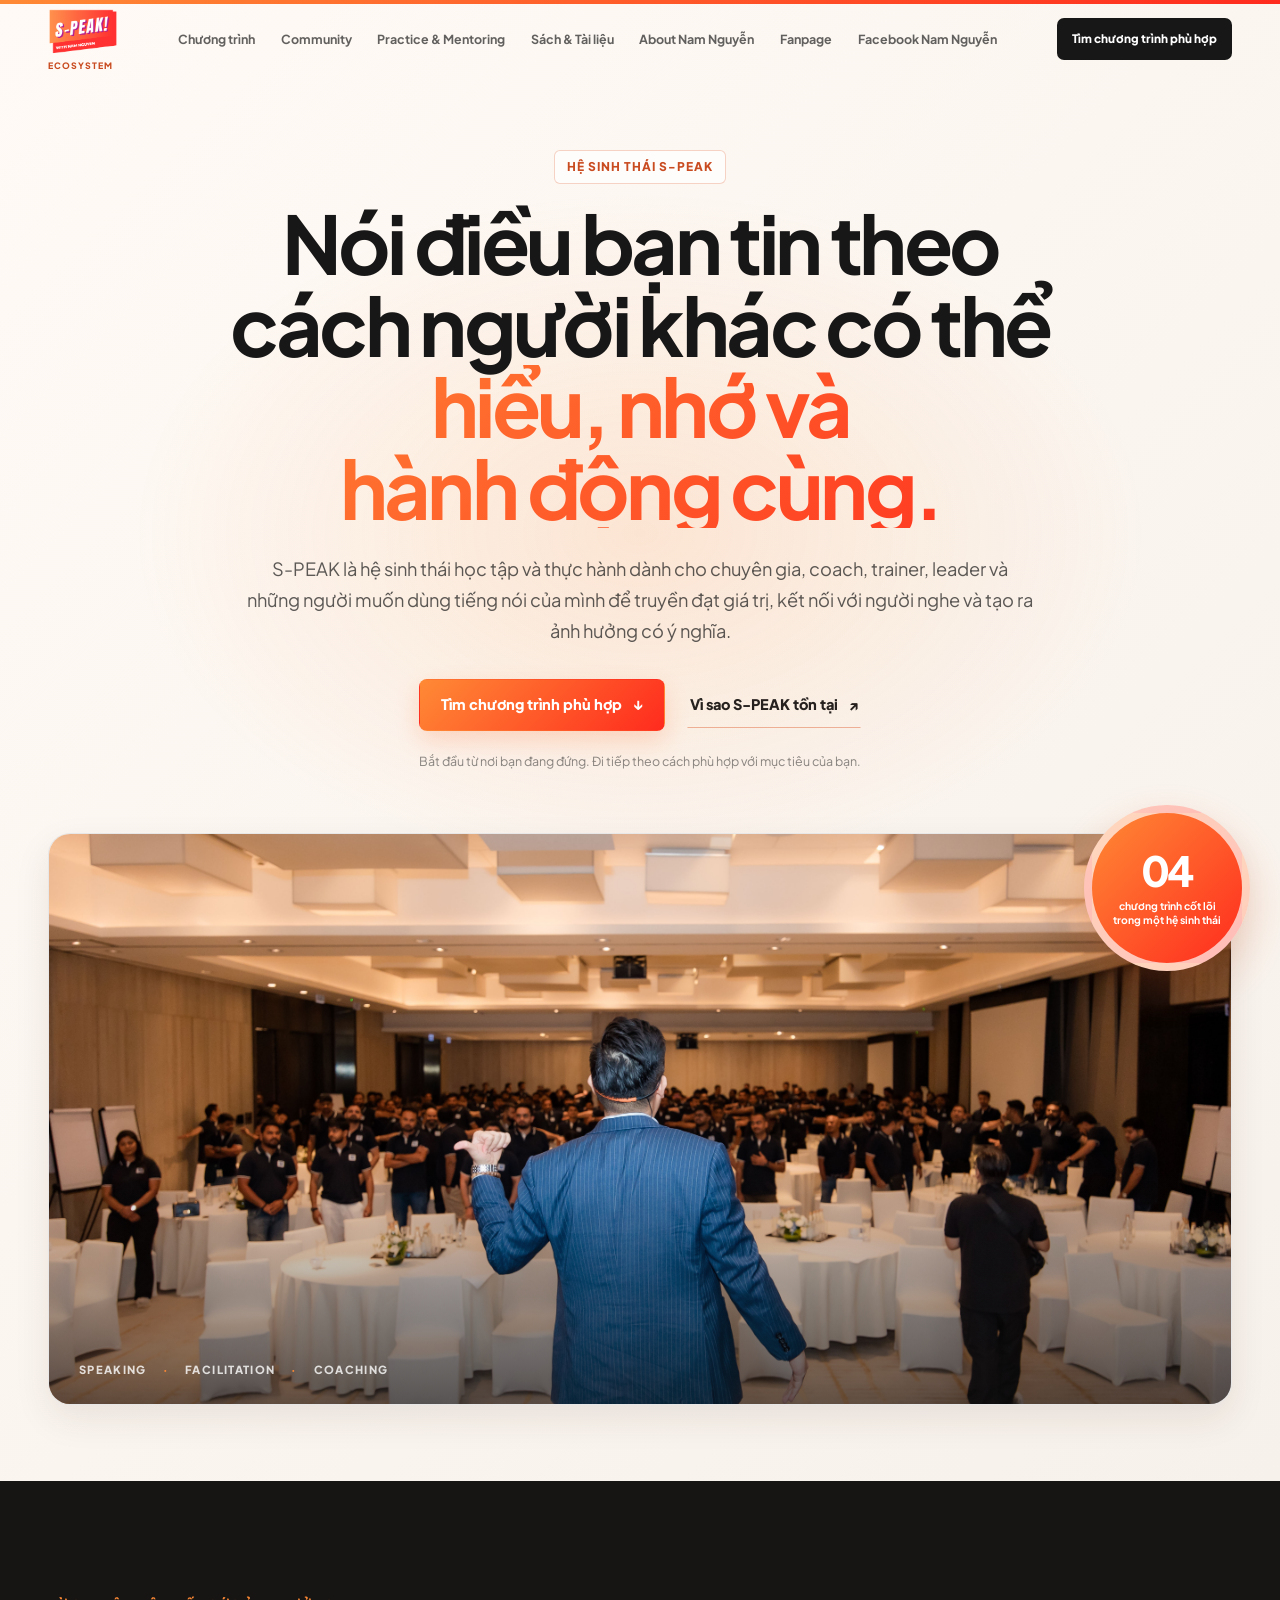
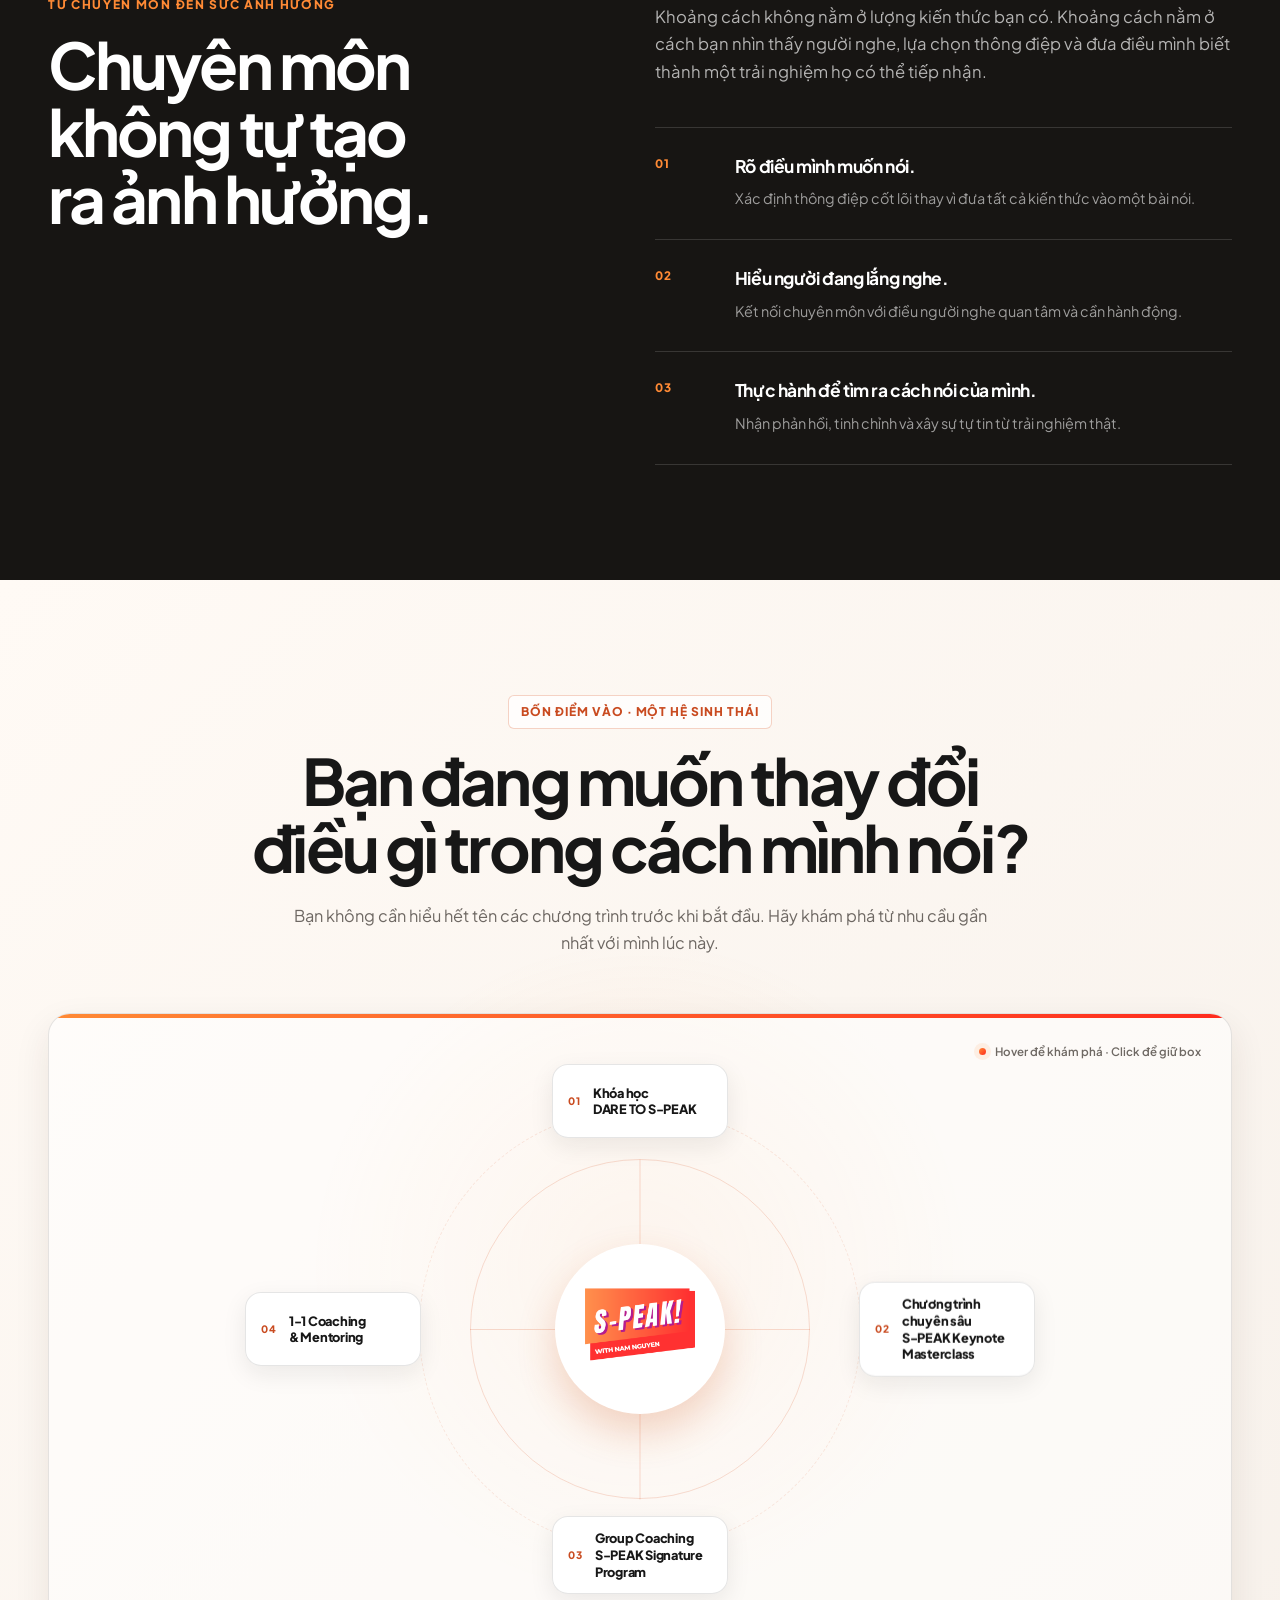
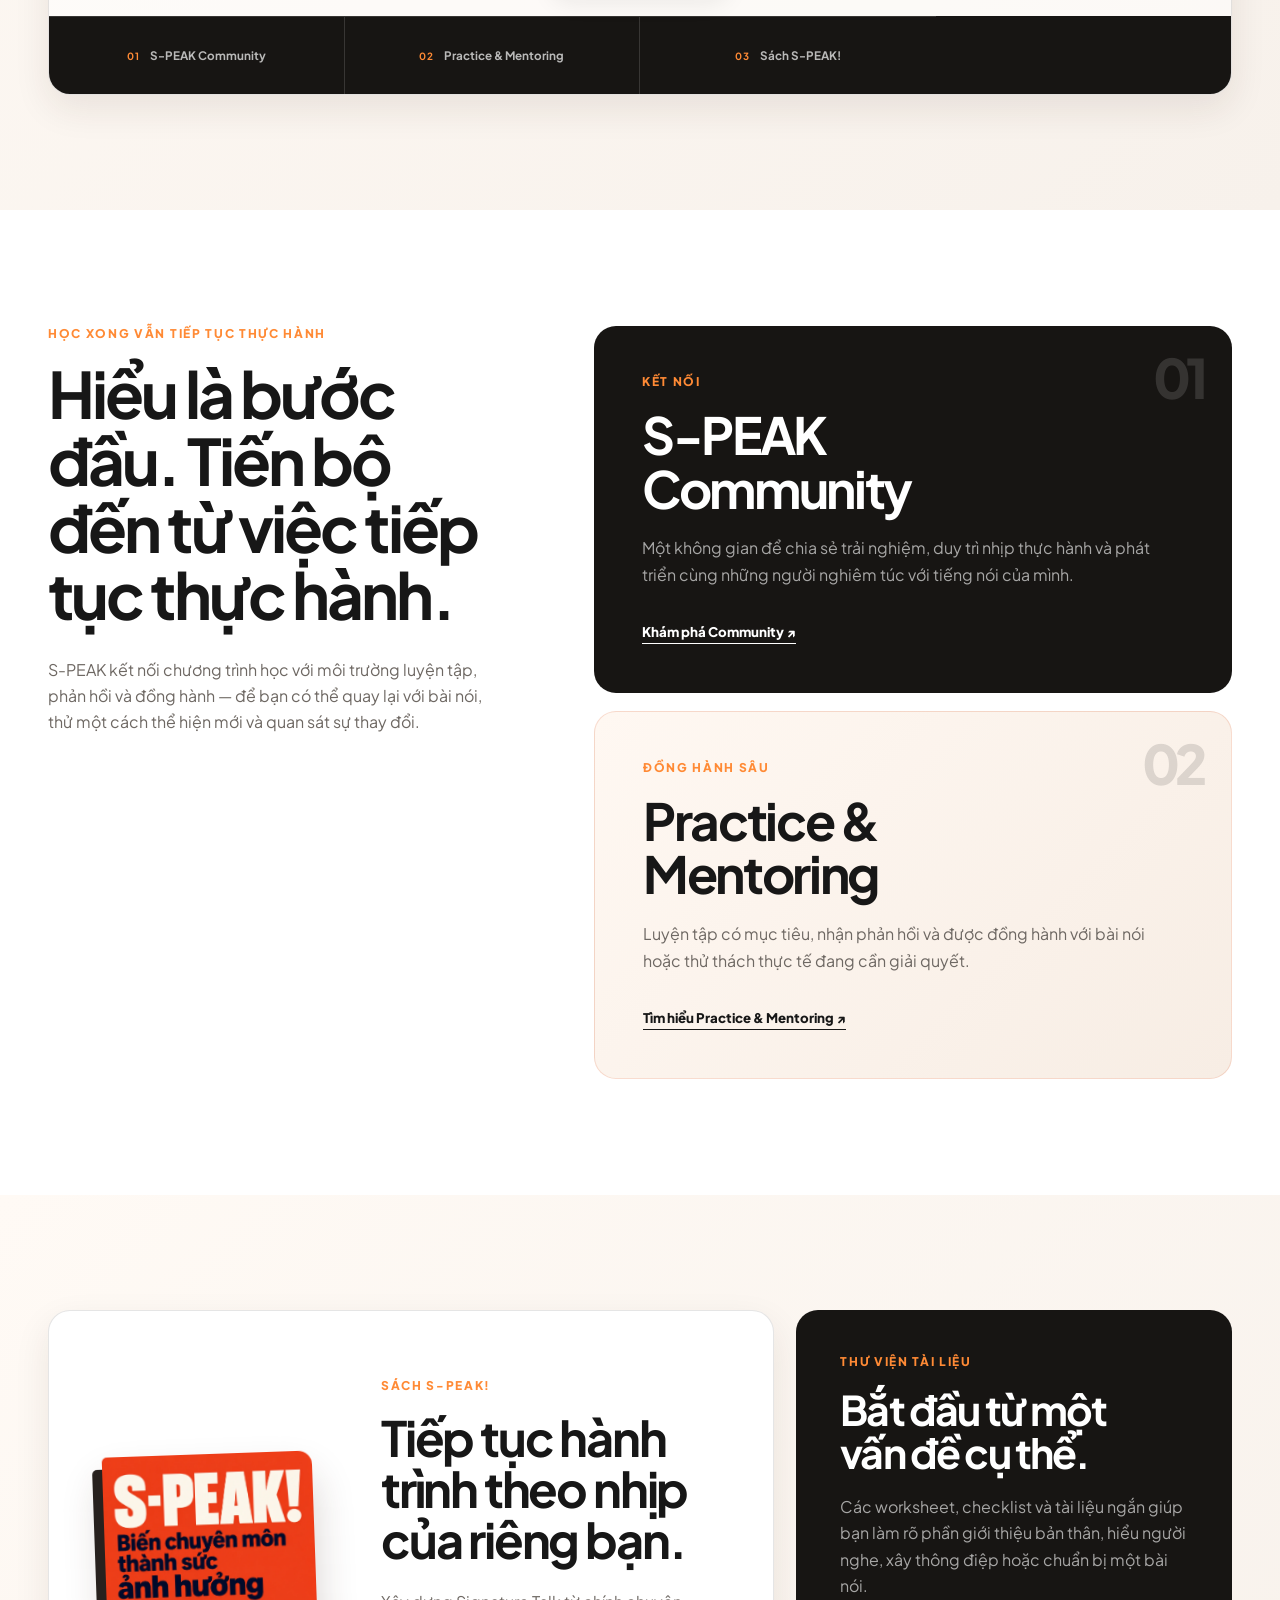
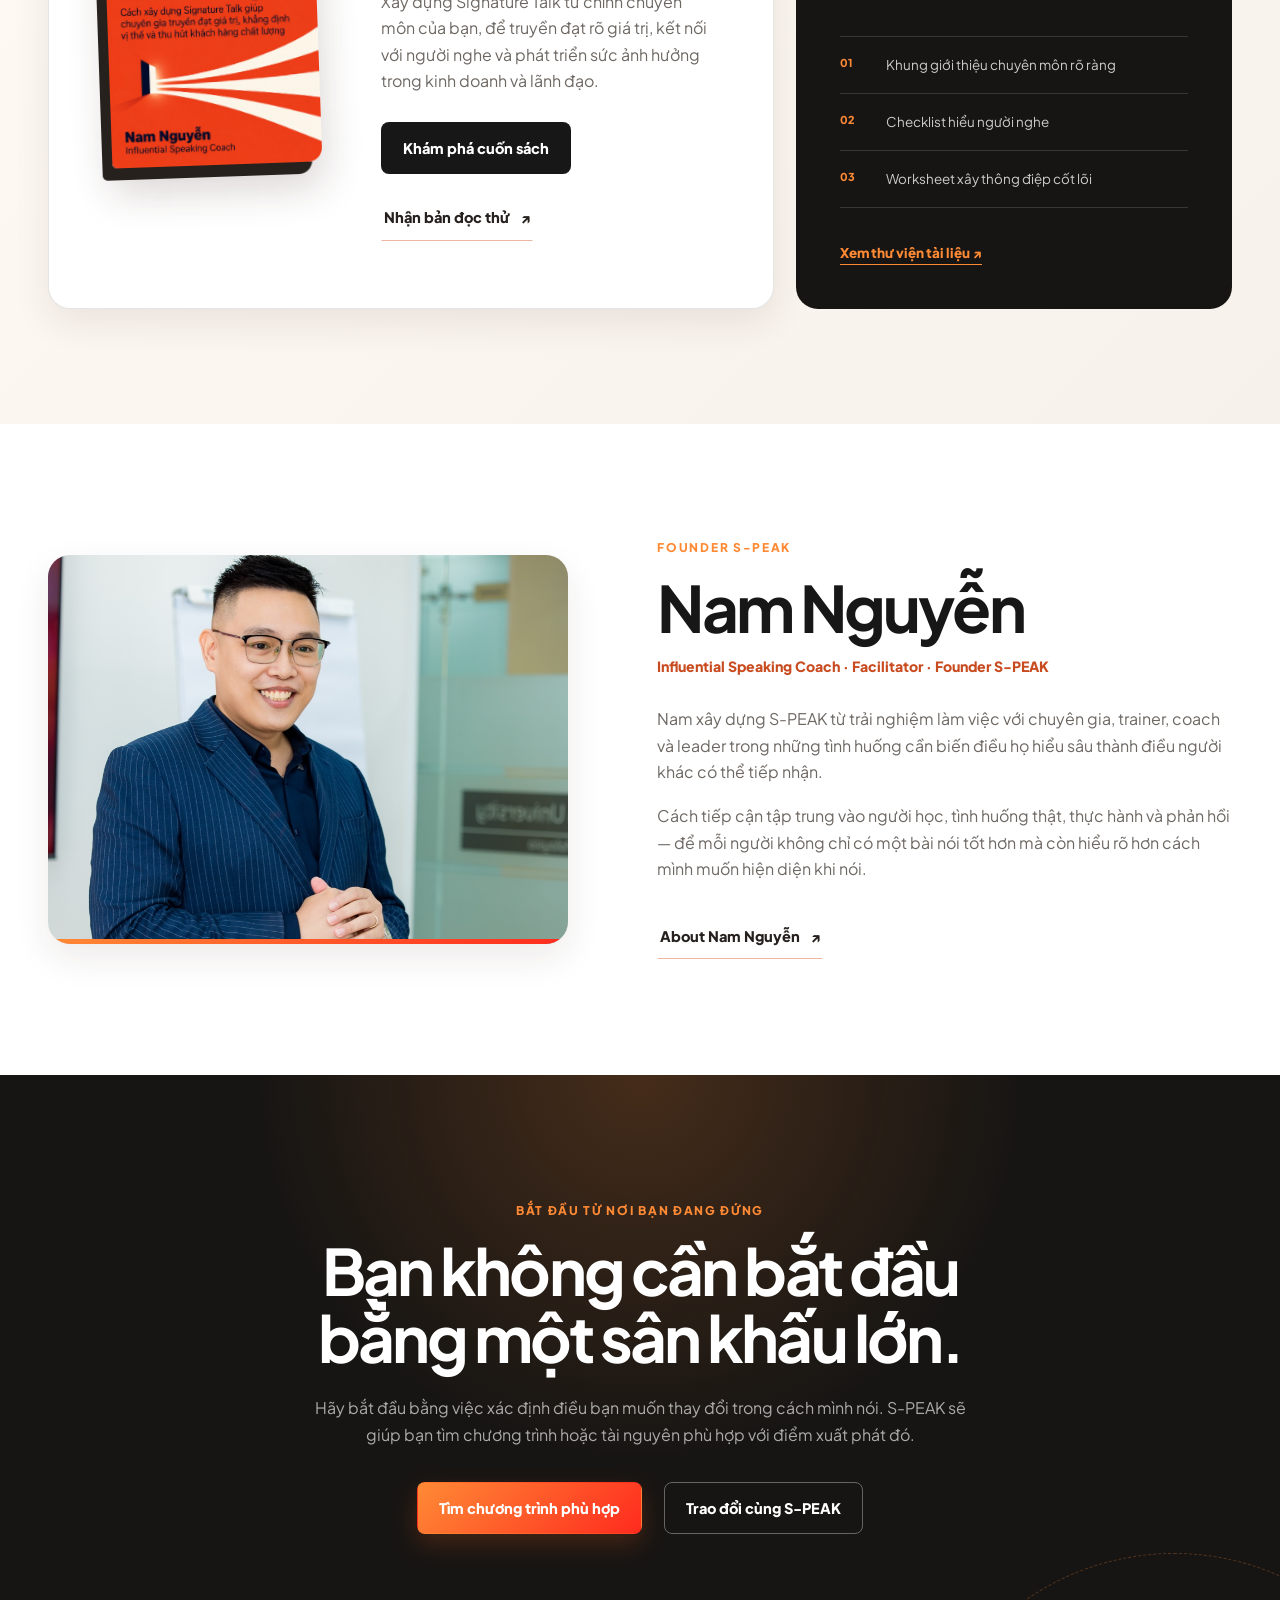
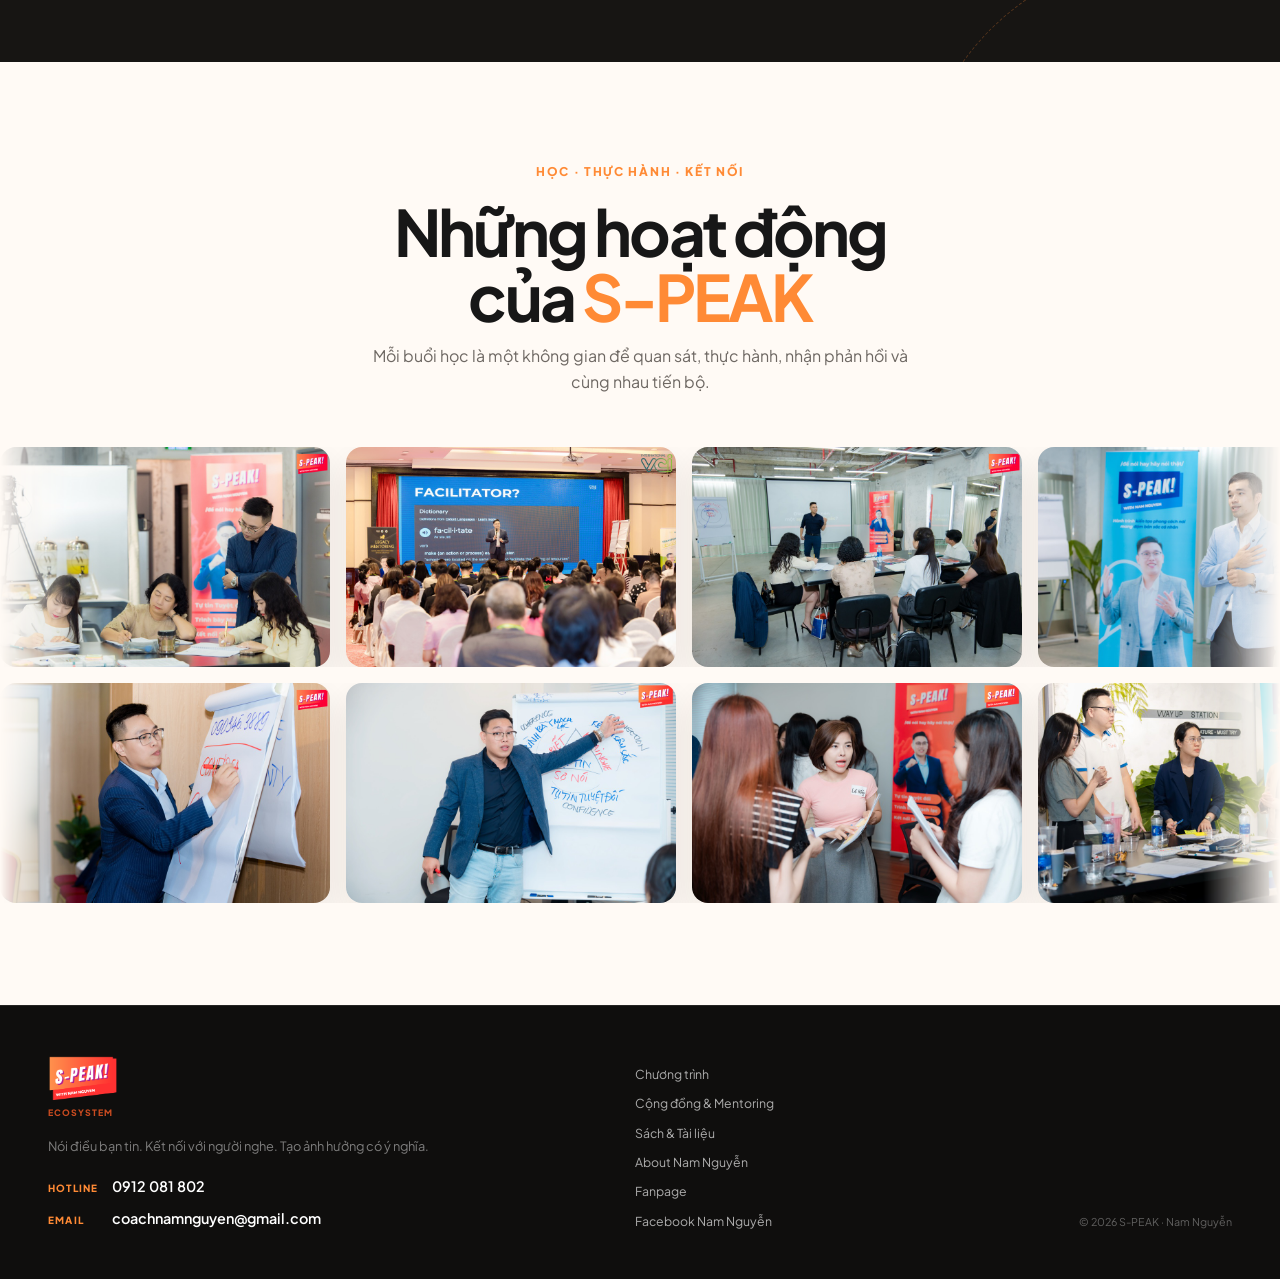
<file: index.html>
<!doctype html>
<html lang="vi">
<head>
  <meta charset="utf-8">
  <meta name="viewport" content="width=device-width, initial-scale=1">
  <meta name="theme-color" content="#fffaf5">
  <meta name="robots" content="noindex,nofollow">
  <meta name="description" content="Khám phá hệ sinh thái S-PEAK gồm các chương trình phát triển năng lực nói, cộng đồng thực hành, mentoring, sách và tài liệu.">
  <title>S-PEAK | Hệ sinh thái phát triển năng lực nói tạo ảnh hưởng</title>
  <link rel="icon" href="./favicon.svg" type="image/svg+xml">
  <link rel="preconnect" href="https://fonts.googleapis.com">
  <link rel="preconnect" href="https://fonts.gstatic.com" crossorigin>
  <link rel="stylesheet" href="https://fonts.googleapis.com/css2?family=Plus+Jakarta+Sans:wght@400;500;600;700;800&display=swap">
  <link rel="preload" href="./assets/images/speak-event.jpg" as="image">
  <script>document.documentElement.classList.add('js');</script>
  <link rel="stylesheet" href="./assets/styles.css">
  <script src="./assets/app.js" defer></script>
</head>
<body>
  <a class="skip-link" href="#main-content">Đi tới nội dung chính</a>

  <header class="site-header" data-site-header>
    <div class="container header-inner">
      <a class="brand" href="#top" aria-label="S-PEAK — về đầu trang">
        <img class="brand-logo" src="./assets/images/speak-logo-crop.png" width="420" height="290" alt="S-PEAK">
        <span class="brand-note">Ecosystem</span>
      </a>

      <button class="menu-toggle" type="button" aria-expanded="false" aria-controls="primary-navigation">
        <span class="sr-only">Mở menu</span>
        <span aria-hidden="true"></span>
        <span aria-hidden="true"></span>
      </button>

      <nav class="primary-navigation" id="primary-navigation" aria-label="Điều hướng chính">
        <a href="#he-sinh-thai">Chương trình</a>
        <a href="#community">Community</a>
        <a href="#community">Practice &amp; Mentoring</a>
        <a href="#resources">Sách &amp; Tài liệu</a>
        <a href="#about">About Nam Nguyễn</a>
        <a href="https://web.facebook.com/speakbynamnguyen" target="_blank" rel="noopener noreferrer">Fanpage</a>
        <a href="https://web.facebook.com/HuHaNa1508/" target="_blank" rel="noopener noreferrer">Facebook Nam Nguyễn</a>
      </nav>

      <a class="header-cta" href="#he-sinh-thai">Tìm chương trình phù hợp</a>
    </div>
  </header>

  <main id="main-content">
    <section class="hero" id="top">
      <div class="container hero-copy" data-reveal>
        <p class="eyebrow eyebrow--boxed">Hệ sinh thái S-PEAK</p>
        <h1>Nói điều bạn tin theo cách người khác có thể <span class="gradient-text">hiểu, nhớ và hành động cùng.</span></h1>
        <p class="hero-lead">S-PEAK là hệ sinh thái học tập và thực hành dành cho chuyên gia, coach, trainer, leader và những người muốn dùng tiếng nói của mình để truyền đạt giá trị, kết nối với người nghe và tạo ra ảnh hưởng có ý nghĩa.</p>
        <div class="hero-actions">
          <a class="button button--primary" href="#he-sinh-thai">Tìm chương trình phù hợp <span aria-hidden="true">↓</span></a>
          <a class="button button--text" href="#why">Vì sao S-PEAK tồn tại <span aria-hidden="true">↗</span></a>
        </div>
        <p class="hero-support">Bắt đầu từ nơi bạn đang đứng. Đi tiếp theo cách phù hợp với mục tiêu của bạn.</p>
      </div>

      <div class="container hero-media" data-reveal>
        <figure class="hero-image-wrap">
          <img src="./assets/images/speak-event.jpg" width="1600" height="1067" alt="Một buổi đào tạo với người hướng dẫn đứng trước đông người tham dự">
          <figcaption>
            <span>Speaking</span>
            <span>Facilitation</span>
            <span>Coaching</span>
          </figcaption>
        </figure>
        <div class="hero-orbit-note" aria-hidden="true">
          <span>04</span>
          <p>chương trình cốt lõi<br>trong một hệ sinh thái</p>
        </div>
      </div>
    </section>

    <section class="section section--ink" id="why">
      <div class="container statement-grid">
        <div class="statement-heading" data-reveal>
          <p class="eyebrow">Từ chuyên môn đến sức ảnh hưởng</p>
          <h2>Chuyên môn không tự tạo ra ảnh hưởng.</h2>
        </div>
        <div class="statement-body" data-reveal>
          <p class="statement-lead">Khoảng cách không nằm ở lượng kiến thức bạn có. Khoảng cách nằm ở cách bạn nhìn thấy người nghe, lựa chọn thông điệp và đưa điều mình biết thành một trải nghiệm họ có thể tiếp nhận.</p>
          <ol class="principle-list">
            <li>
              <span>01</span>
              <div><h3>Rõ điều mình muốn nói.</h3><p>Xác định thông điệp cốt lõi thay vì đưa tất cả kiến thức vào một bài nói.</p></div>
            </li>
            <li>
              <span>02</span>
              <div><h3>Hiểu người đang lắng nghe.</h3><p>Kết nối chuyên môn với điều người nghe quan tâm và cần hành động.</p></div>
            </li>
            <li>
              <span>03</span>
              <div><h3>Thực hành để tìm ra cách nói của mình.</h3><p>Nhận phản hồi, tinh chỉnh và xây sự tự tin từ trải nghiệm thật.</p></div>
            </li>
          </ol>
        </div>
      </div>
    </section>

    <section class="section ecosystem-section" id="he-sinh-thai">
      <div class="container section-heading section-heading--center" data-reveal>
        <p class="eyebrow eyebrow--boxed">Bốn điểm vào · Một hệ sinh thái</p>
        <h2>Bạn đang muốn thay đổi điều gì trong cách mình nói?</h2>
        <p>Bạn không cần hiểu hết tên các chương trình trước khi bắt đầu. Hãy khám phá từ nhu cầu gần nhất với mình lúc này.</p>
      </div>

      <div class="container ecosystem-shell" data-ecosystem data-reveal>
        <p class="ecosystem-hint"><span aria-hidden="true"></span><span data-ecosystem-hint>Hover để khám phá · Click để giữ box</span></p>

        <div class="ecosystem-map" role="group" aria-label="Bản đồ bốn chương trình trong hệ sinh thái S-PEAK">
          <div class="ecosystem-orbit" aria-hidden="true"></div>
          <span class="ecosystem-line" data-line="dare" aria-hidden="true"></span>
          <span class="ecosystem-line" data-line="speak" aria-hidden="true"></span>
          <span class="ecosystem-line" data-line="keynote" aria-hidden="true"></span>
          <span class="ecosystem-line" data-line="expert" aria-hidden="true"></span>

          <div class="ecosystem-core">
            <img src="./assets/images/speak-logo.png" width="500" height="500" alt="S-PEAK! with Nam Nguyen">
          </div>

          <button class="program-node" type="button" data-program="dare" aria-controls="program-flyout" aria-expanded="false">
            <span>01</span><strong>Khóa học<br>DARE TO S-PEAK</strong>
          </button>
          <button class="program-node" type="button" data-program="speak" aria-controls="program-flyout" aria-expanded="false">
            <span>02</span><strong>Chương trình chuyên sâu<br>S-PEAK Keynote Masterclass</strong>
          </button>
          <button class="program-node" type="button" data-program="keynote" aria-controls="program-flyout" aria-expanded="false">
            <span>03</span><strong>Group Coaching<br>S-PEAK Signature Program</strong>
          </button>
          <button class="program-node" type="button" data-program="expert" aria-controls="program-flyout" aria-expanded="false">
            <span>04</span><strong>1-1 Coaching<br>&amp; Mentoring</strong>
          </button>

          <aside class="program-flyout" id="program-flyout" aria-hidden="true">
            <div class="flyout-topline">
              <p class="flyout-kicker" data-flyout-kicker></p>
              <button class="flyout-close" type="button" aria-label="Đóng thông tin chương trình">×</button>
            </div>
            <h3 data-flyout-title></h3>
            <p class="flyout-label">Khi bạn đang cần</p>
            <p class="flyout-need" data-flyout-need></p>
            <p class="flyout-description" data-flyout-description></p>
            <a class="button button--primary flyout-action" href="#" data-flyout-action>Khám phá chương trình <span aria-hidden="true">↗</span></a>
          </aside>
        </div>

        <p class="sr-only" aria-live="polite" data-ecosystem-status></p>

        <nav class="ecosystem-support" aria-label="Các phần hỗ trợ trong hệ sinh thái">
          <a href="https://web.facebook.com/groups/1247534856517932" target="_blank" rel="noopener noreferrer"><span>01</span>S-PEAK Community</a>
          <a href="https://web.facebook.com/groups/2229172314505145" target="_blank" rel="noopener noreferrer"><span>02</span>Practice &amp; Mentoring</a>
          <a href="https://www.daretospeak.vn/sach/" target="_blank" rel="noopener noreferrer"><span>03</span>Sách S-PEAK!</a>
        </nav>
      </div>
    </section>

    <section class="section continuity-section" id="community">
      <div class="container continuity-layout">
        <div class="continuity-copy" data-reveal>
          <p class="eyebrow">Học xong vẫn tiếp tục thực hành</p>
          <h2>Hiểu là bước đầu. Tiến bộ đến từ việc tiếp tục thực hành.</h2>
          <p>S-PEAK kết nối chương trình học với môi trường luyện tập, phản hồi và đồng hành — để bạn có thể quay lại với bài nói, thử một cách thể hiện mới và quan sát sự thay đổi.</p>
        </div>

        <div class="continuity-paths" data-reveal>
          <article class="path-card path-card--dark">
            <span class="path-number">01</span>
            <p class="eyebrow">Kết nối</p>
            <h3>S-PEAK Community</h3>
            <p>Một không gian để chia sẻ trải nghiệm, duy trì nhịp thực hành và phát triển cùng những người nghiêm túc với tiếng nói của mình.</p>
            <a href="https://web.facebook.com/groups/1247534856517932" target="_blank" rel="noopener noreferrer">Khám phá Community <span aria-hidden="true">↗</span></a>
          </article>
          <article class="path-card path-card--light">
            <span class="path-number">02</span>
            <p class="eyebrow">Đồng hành sâu</p>
            <h3>Practice &amp; Mentoring</h3>
            <p>Luyện tập có mục tiêu, nhận phản hồi và được đồng hành với bài nói hoặc thử thách thực tế đang cần giải quyết.</p>
            <a href="https://web.facebook.com/groups/2229172314505145" target="_blank" rel="noopener noreferrer">Tìm hiểu Practice &amp; Mentoring <span aria-hidden="true">↗</span></a>
          </article>
        </div>
      </div>
    </section>

    <section class="section resources-section" id="resources">
      <div class="container resource-grid">
        <article class="book-feature" data-reveal>
          <img class="book-cover" src="./assets/images/book-cover.webp" width="1030" height="1526" alt="Bìa sách S-PEAK! Biến chuyên môn thành sức ảnh hưởng của Nam Nguyễn" loading="lazy">
          <div class="book-copy">
            <p class="eyebrow">Sách S-PEAK!</p>
            <h2>Tiếp tục hành trình theo nhịp của riêng bạn.</h2>
            <p>Xây dựng Signature Talk từ chính chuyên môn của bạn, để truyền đạt rõ giá trị, kết nối với người nghe và phát triển sức ảnh hưởng trong kinh doanh và lãnh đạo.</p>
            <div class="inline-actions">
              <a class="button button--dark" href="https://www.daretospeak.vn/sach/" target="_blank" rel="noopener noreferrer">Khám phá cuốn sách</a>
              <a class="button button--text" href="https://www.daretospeak.vn/sach/" target="_blank" rel="noopener noreferrer">Nhận bản đọc thử <span aria-hidden="true">↗</span></a>
            </div>
          </div>
        </article>

        <article class="resource-library" data-reveal>
          <p class="eyebrow">Thư viện tài liệu</p>
          <h3>Bắt đầu từ một vấn đề cụ thể.</h3>
          <p>Các worksheet, checklist và tài liệu ngắn giúp bạn làm rõ phần giới thiệu bản thân, hiểu người nghe, xây thông điệp hoặc chuẩn bị một bài nói.</p>
          <ul>
            <li><span>01</span>Khung giới thiệu chuyên môn rõ ràng</li>
            <li><span>02</span>Checklist hiểu người nghe</li>
            <li><span>03</span>Worksheet xây thông điệp cốt lõi</li>
          </ul>
          <a href="/tai-lieu/">Xem thư viện tài liệu <span aria-hidden="true">↗</span></a>
        </article>
      </div>
    </section>

    <section class="section about-section" id="about">
      <div class="container about-grid">
        <figure class="about-image" data-reveal>
          <img src="./assets/images/nam-nguyen.jpg" width="932" height="1400" alt="Nam Nguyễn, founder của S-PEAK">
        </figure>
        <div class="about-copy" data-reveal>
          <p class="eyebrow">Founder S-PEAK</p>
          <h2>Nam Nguyễn</h2>
          <p class="about-role">Influential Speaking Coach · Facilitator · Founder S-PEAK</p>
          <p>Nam xây dựng S-PEAK từ trải nghiệm làm việc với chuyên gia, trainer, coach và leader trong những tình huống cần biến điều họ hiểu sâu thành điều người khác có thể tiếp nhận.</p>
          <p>Cách tiếp cận tập trung vào người học, tình huống thật, thực hành và phản hồi — để mỗi người không chỉ có một bài nói tốt hơn mà còn hiểu rõ hơn cách mình muốn hiện diện khi nói.</p>
          <a class="button button--text" href="/about-nam-nguyen/">About Nam Nguyễn <span aria-hidden="true">↗</span></a>
        </div>
      </div>
    </section>

    <section class="final-cta">
      <div class="container final-cta-inner" data-reveal>
        <p class="eyebrow">Bắt đầu từ nơi bạn đang đứng</p>
        <h2>Bạn không cần bắt đầu bằng một sân khấu lớn.</h2>
        <p>Hãy bắt đầu bằng việc xác định điều bạn muốn thay đổi trong cách mình nói. S-PEAK sẽ giúp bạn tìm chương trình hoặc tài nguyên phù hợp với điểm xuất phát đó.</p>
        <div class="hero-actions hero-actions--center">
          <a class="button button--primary" href="#he-sinh-thai">Tìm chương trình phù hợp</a>
          <a class="button button--outline-light" href="https://web.facebook.com/speakbynamnguyen" target="_blank" rel="noopener noreferrer">Trao đổi cùng S-PEAK</a>
        </div>
      </div>
    </section>

    <section class="section gallery-section" aria-labelledby="gallery-title">
      <div class="container gallery-head" data-reveal>
        <p class="eyebrow">Học · Thực hành · Kết nối</p>
        <h2 id="gallery-title">Những hoạt động<br>của <em>S-PEAK</em></h2>
        <p>Mỗi buổi học là một không gian để quan sát, thực hành, nhận phản hồi và cùng nhau tiến bộ.</p>
      </div>
      <div class="gallery-row"><ul class="gallery-track"><li><img src="./assets/images/activities/activity-01.jpg" width="960" height="640" alt="Hoạt động học và thực hành tại S-PEAK" loading="lazy"></li><li><img src="./assets/images/activities/activity-02.jpg" width="960" height="640" alt="Hoạt động học và thực hành tại S-PEAK" loading="lazy"></li><li><img src="./assets/images/activities/activity-03.jpg" width="960" height="640" alt="Hoạt động học và thực hành tại S-PEAK" loading="lazy"></li><li><img src="./assets/images/activities/activity-04.jpg" width="960" height="640" alt="Hoạt động học và thực hành tại S-PEAK" loading="lazy"></li><li><img src="./assets/images/activities/activity-05.jpg" width="960" height="640" alt="Hoạt động học và thực hành tại S-PEAK" loading="lazy"></li><li><img src="./assets/images/activities/activity-06.jpg" width="960" height="640" alt="Hoạt động học và thực hành tại S-PEAK" loading="lazy"></li><li><img src="./assets/images/activities/activity-07.jpg" width="960" height="640" alt="Hoạt động học và thực hành tại S-PEAK" loading="lazy"></li><li><img src="./assets/images/activities/activity-08.jpg" width="960" height="640" alt="Hoạt động học và thực hành tại S-PEAK" loading="lazy"></li><li><img src="./assets/images/activities/activity-09.jpg" width="960" height="640" alt="Hoạt động học và thực hành tại S-PEAK" loading="lazy"></li><li aria-hidden="true"><img src="./assets/images/activities/activity-01.jpg" width="960" height="640" alt="" loading="lazy"></li><li aria-hidden="true"><img src="./assets/images/activities/activity-02.jpg" width="960" height="640" alt="" loading="lazy"></li><li aria-hidden="true"><img src="./assets/images/activities/activity-03.jpg" width="960" height="640" alt="" loading="lazy"></li><li aria-hidden="true"><img src="./assets/images/activities/activity-04.jpg" width="960" height="640" alt="" loading="lazy"></li><li aria-hidden="true"><img src="./assets/images/activities/activity-05.jpg" width="960" height="640" alt="" loading="lazy"></li><li aria-hidden="true"><img src="./assets/images/activities/activity-06.jpg" width="960" height="640" alt="" loading="lazy"></li><li aria-hidden="true"><img src="./assets/images/activities/activity-07.jpg" width="960" height="640" alt="" loading="lazy"></li><li aria-hidden="true"><img src="./assets/images/activities/activity-08.jpg" width="960" height="640" alt="" loading="lazy"></li><li aria-hidden="true"><img src="./assets/images/activities/activity-09.jpg" width="960" height="640" alt="" loading="lazy"></li></ul></div>
      <div class="gallery-row gallery-row--reverse"><ul class="gallery-track"><li><img src="./assets/images/activities/activity-10.jpg" width="960" height="640" alt="Hoạt động học và thực hành tại S-PEAK" loading="lazy"></li><li><img src="./assets/images/activities/activity-11.jpg" width="960" height="640" alt="Hoạt động học và thực hành tại S-PEAK" loading="lazy"></li><li><img src="./assets/images/activities/activity-12.jpg" width="960" height="640" alt="Hoạt động học và thực hành tại S-PEAK" loading="lazy"></li><li><img src="./assets/images/activities/activity-13.jpg" width="960" height="640" alt="Hoạt động học và thực hành tại S-PEAK" loading="lazy"></li><li><img src="./assets/images/activities/activity-14.jpg" width="960" height="640" alt="Hoạt động học và thực hành tại S-PEAK" loading="lazy"></li><li><img src="./assets/images/activities/activity-15.jpg" width="960" height="640" alt="Hoạt động học và thực hành tại S-PEAK" loading="lazy"></li><li><img src="./assets/images/activities/activity-16.jpg" width="960" height="640" alt="Hoạt động học và thực hành tại S-PEAK" loading="lazy"></li><li><img src="./assets/images/activities/activity-17.jpg" width="960" height="640" alt="Hoạt động học và thực hành tại S-PEAK" loading="lazy"></li><li aria-hidden="true"><img src="./assets/images/activities/activity-10.jpg" width="960" height="640" alt="" loading="lazy"></li><li aria-hidden="true"><img src="./assets/images/activities/activity-11.jpg" width="960" height="640" alt="" loading="lazy"></li><li aria-hidden="true"><img src="./assets/images/activities/activity-12.jpg" width="960" height="640" alt="" loading="lazy"></li><li aria-hidden="true"><img src="./assets/images/activities/activity-13.jpg" width="960" height="640" alt="" loading="lazy"></li><li aria-hidden="true"><img src="./assets/images/activities/activity-14.jpg" width="960" height="640" alt="" loading="lazy"></li><li aria-hidden="true"><img src="./assets/images/activities/activity-15.jpg" width="960" height="640" alt="" loading="lazy"></li><li aria-hidden="true"><img src="./assets/images/activities/activity-16.jpg" width="960" height="640" alt="" loading="lazy"></li><li aria-hidden="true"><img src="./assets/images/activities/activity-17.jpg" width="960" height="640" alt="" loading="lazy"></li></ul></div>
    </section>
  </main>

  <footer class="site-footer">
    <div class="container footer-grid">
      <div>
        <a class="brand brand--footer" href="#top"><img class="brand-logo" src="./assets/images/speak-logo-crop.png" width="420" height="290" alt="S-PEAK"><span class="brand-note">Ecosystem</span></a>
        <p>Nói điều bạn tin. Kết nối với người nghe. Tạo ảnh hưởng có ý nghĩa.</p>
        <address class="footer-contact">
          <a href="tel:+84912081802"><span>Hotline</span>0912 081 802</a>
          <a href="mailto:coachnamnguyen@gmail.com"><span>Email</span>coachnamnguyen@gmail.com</a>
        </address>
      </div>
      <nav aria-label="Điều hướng cuối trang">
        <a href="#he-sinh-thai">Chương trình</a>
        <a href="#community">Cộng đồng &amp; Mentoring</a>
        <a href="#resources">Sách &amp; Tài liệu</a>
        <a href="#about">About Nam Nguyễn</a>
        <a href="https://web.facebook.com/speakbynamnguyen" target="_blank" rel="noopener noreferrer">Fanpage</a>
        <a href="https://web.facebook.com/HuHaNa1508/" target="_blank" rel="noopener noreferrer">Facebook Nam Nguyễn</a>
      </nav>
      <p class="footer-note">© 2026 S-PEAK · Nam Nguyễn</p>
    </div>
  </footer>

  <dialog class="consult-dialog" id="consult-dialog" aria-labelledby="consult-title">
    <form id="consult-form" method="post" novalidate>
      <div class="consult-head">
        <div>
          <h2 id="consult-title">Nhận tư vấn chi tiết</h2>
        </div>
        <button class="flyout-close" type="button" data-consult-close aria-label="Đóng">×</button>
      </div>
      <label>Chương trình bạn muốn được tư vấn
        <select name="program" required>
          <option value="" disabled selected>Chọn chương trình</option>
          <option>Khóa học DARE TO S-PEAK</option>
          <option>Chương trình chuyên sâu S-PEAK Keynote Masterclass</option>
          <option>Group Coaching S-PEAK Signature Program</option>
          <option>1-1 Coaching &amp; Mentoring</option>
        </select>
      </label>
      <label>Họ và tên<input name="name" type="text" autocomplete="name" required></label>
      <label>Email<input name="email" type="email" autocomplete="email" inputmode="email" required></label>
      <label>Số điện thoại<input name="phone" type="tel" autocomplete="tel" inputmode="tel" required></label>
      <button class="button button--primary" type="submit">Gửi thông tin</button>
      <p class="consult-status" data-consult-status role="status" aria-live="polite"></p>
    </form>
  </dialog>
</body>
</html>
</file>
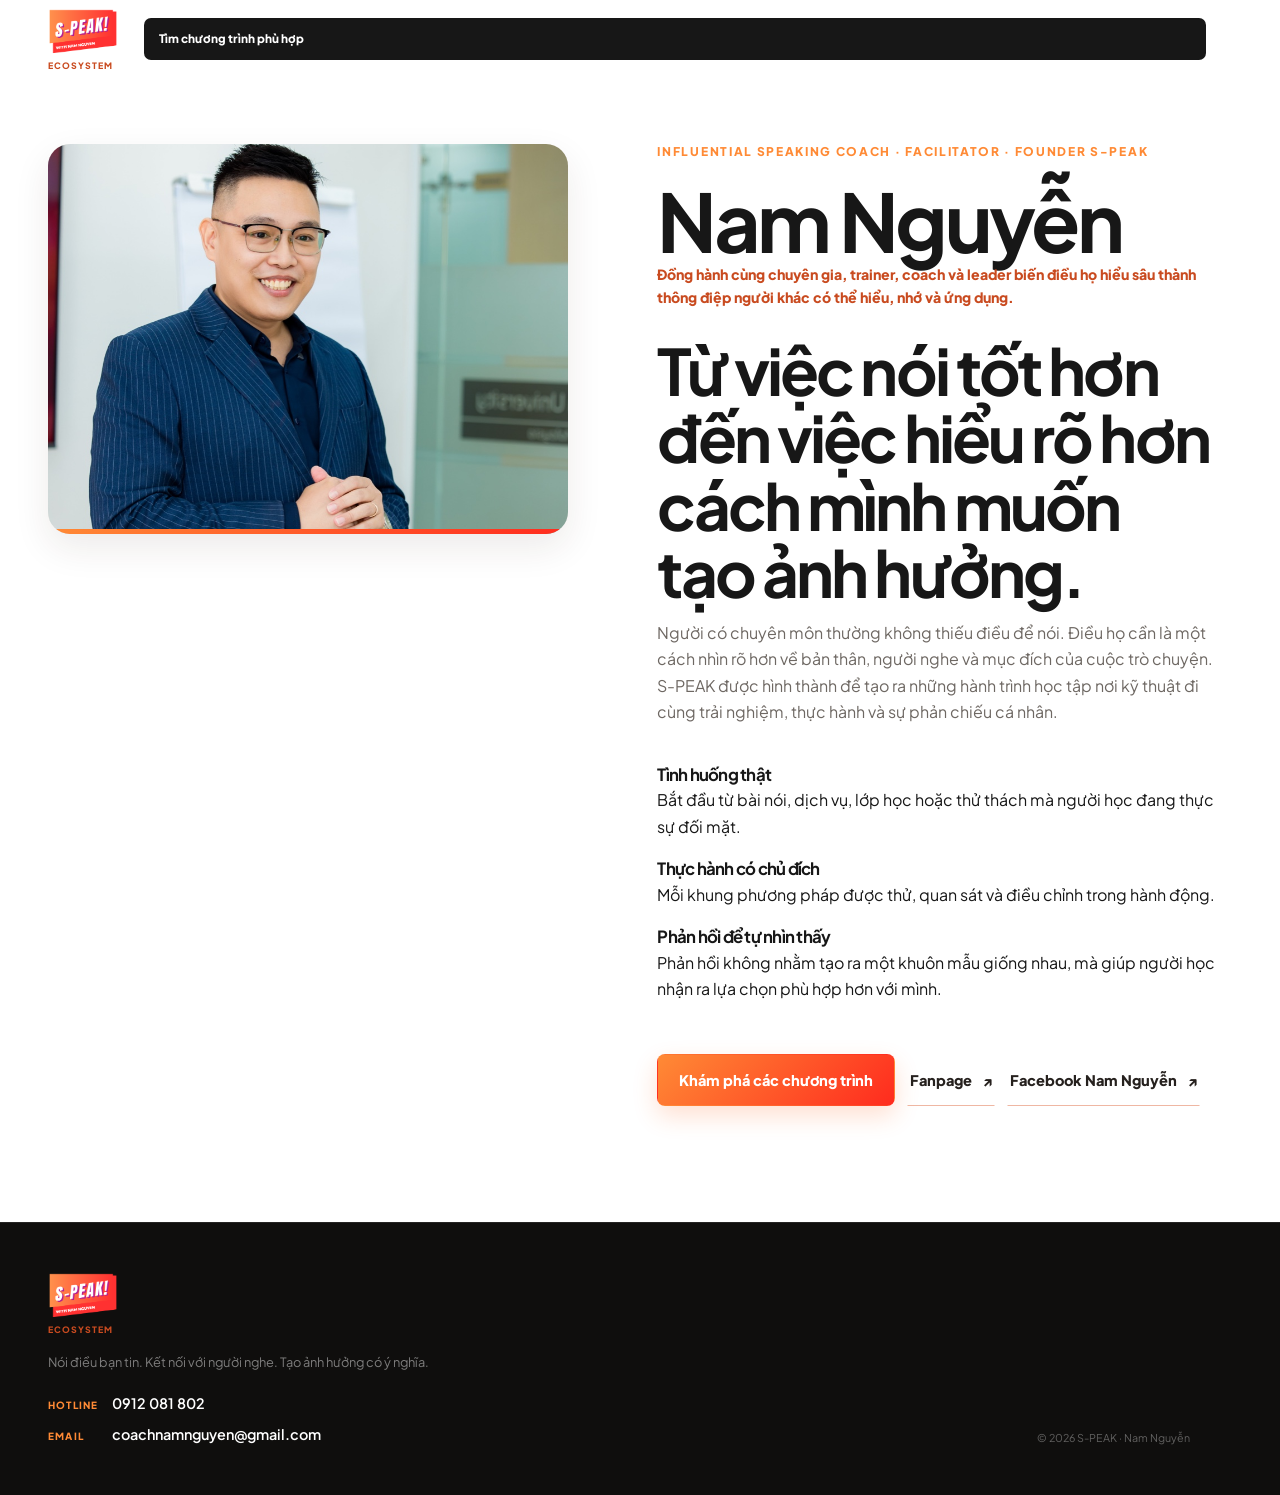
<file: about-nam-nguyen/index.html>
<!doctype html>
<html lang="vi">
<head>
  <meta charset="utf-8">
  <meta name="viewport" content="width=device-width, initial-scale=1">
  <meta name="theme-color" content="#fffaf5">
  <meta name="robots" content="noindex,nofollow">
  <meta name="description" content="Nam Nguyễn — Influential Speaking Coach, Facilitator và Founder S-PEAK.">
  <title>Nam Nguyễn | Founder S-PEAK &amp; Influential Speaking Coach</title>
  <link rel="icon" href="../favicon.svg" type="image/svg+xml">
  <link rel="stylesheet" href="https://fonts.googleapis.com/css2?family=Plus+Jakarta+Sans:wght@400;500;600;700;800&display=swap">
  <link rel="stylesheet" href="../assets/styles.css">
  <style>
    .about-page{padding-top:clamp(7rem,12vw,9rem)}
    .about-page .about-grid{align-items:start}
    .about-points{display:grid;gap:1.25rem;margin:2.5rem 0}
    .about-points h3{margin:0 0 .25rem;font-size:1.05rem}
    .about-points p{margin:0}
    .about-links{display:flex;flex-wrap:wrap;gap:.75rem;margin-top:2rem}
  </style>
</head>
<body>
  <header class="site-header">
    <div class="container header-inner">
      <a class="brand" href="/" aria-label="S-PEAK — về trang chủ"><img class="brand-logo" src="../assets/images/speak-logo-crop.png" width="420" height="290" alt="S-PEAK"><span class="brand-note">Ecosystem</span></a>
      <a class="header-cta" href="/#he-sinh-thai">Tìm chương trình phù hợp</a>
    </div>
  </header>

  <main id="main-content">
    <section class="section about-section about-page">
      <div class="container about-grid">
        <figure class="about-image">
          <img src="../assets/images/nam-nguyen.jpg" width="932" height="1400" alt="Nam Nguyễn, founder của S-PEAK">
        </figure>
        <div class="about-copy">
          <p class="eyebrow">Influential Speaking Coach · Facilitator · Founder S-PEAK</p>
          <h1>Nam Nguyễn</h1>
          <p class="about-role">Đồng hành cùng chuyên gia, trainer, coach và leader biến điều họ hiểu sâu thành thông điệp người khác có thể hiểu, nhớ và ứng dụng.</p>
          <h2>Từ việc nói tốt hơn đến việc hiểu rõ hơn cách mình muốn tạo ảnh hưởng.</h2>
          <p>Người có chuyên môn thường không thiếu điều để nói. Điều họ cần là một cách nhìn rõ hơn về bản thân, người nghe và mục đích của cuộc trò chuyện. S-PEAK được hình thành để tạo ra những hành trình học tập nơi kỹ thuật đi cùng trải nghiệm, thực hành và sự phản chiếu cá nhân.</p>
          <div class="about-points">
            <div><h3>Tình huống thật</h3><p>Bắt đầu từ bài nói, dịch vụ, lớp học hoặc thử thách mà người học đang thực sự đối mặt.</p></div>
            <div><h3>Thực hành có chủ đích</h3><p>Mỗi khung phương pháp được thử, quan sát và điều chỉnh trong hành động.</p></div>
            <div><h3>Phản hồi để tự nhìn thấy</h3><p>Phản hồi không nhằm tạo ra một khuôn mẫu giống nhau, mà giúp người học nhận ra lựa chọn phù hợp hơn với mình.</p></div>
          </div>
          <div class="about-links">
            <a class="button button--primary" href="/#he-sinh-thai">Khám phá các chương trình</a>
            <a class="button button--text" href="https://web.facebook.com/speakbynamnguyen" target="_blank" rel="noopener noreferrer">Fanpage <span aria-hidden="true">↗</span></a>
            <a class="button button--text" href="https://web.facebook.com/HuHaNa1508/" target="_blank" rel="noopener noreferrer">Facebook Nam Nguyễn <span aria-hidden="true">↗</span></a>
          </div>
        </div>
      </div>
    </section>
  </main>

  <footer class="site-footer">
    <div class="container footer-grid">
      <div>
        <a class="brand brand--footer" href="/"><img class="brand-logo" src="../assets/images/speak-logo-crop.png" width="420" height="290" alt="S-PEAK"><span class="brand-note">Ecosystem</span></a>
        <p>Nói điều bạn tin. Kết nối với người nghe. Tạo ảnh hưởng có ý nghĩa.</p>
        <address class="footer-contact">
          <a href="tel:+84912081802"><span>Hotline</span>0912 081 802</a>
          <a href="mailto:coachnamnguyen@gmail.com"><span>Email</span>coachnamnguyen@gmail.com</a>
        </address>
      </div>
      <p class="footer-note">© 2026 S-PEAK · Nam Nguyễn</p>
    </div>
  </footer>
</body>
</html>
</file>
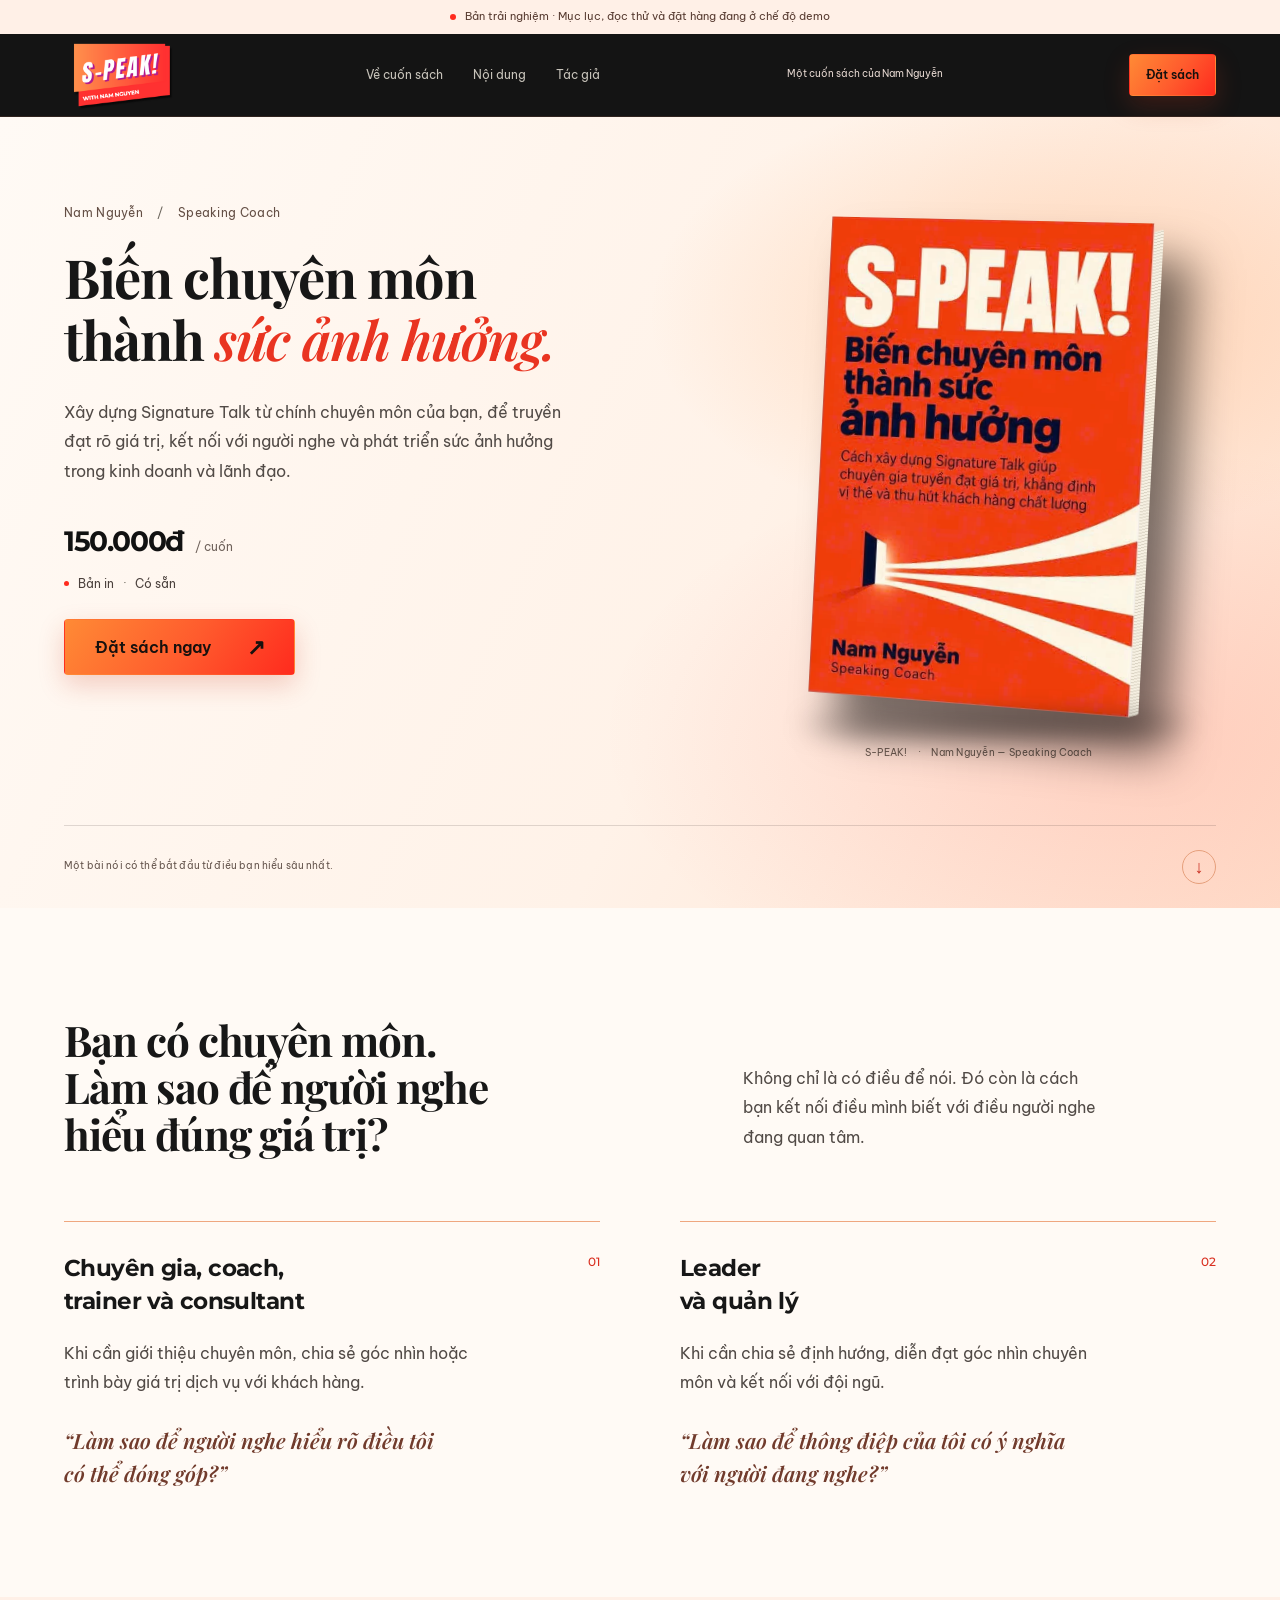
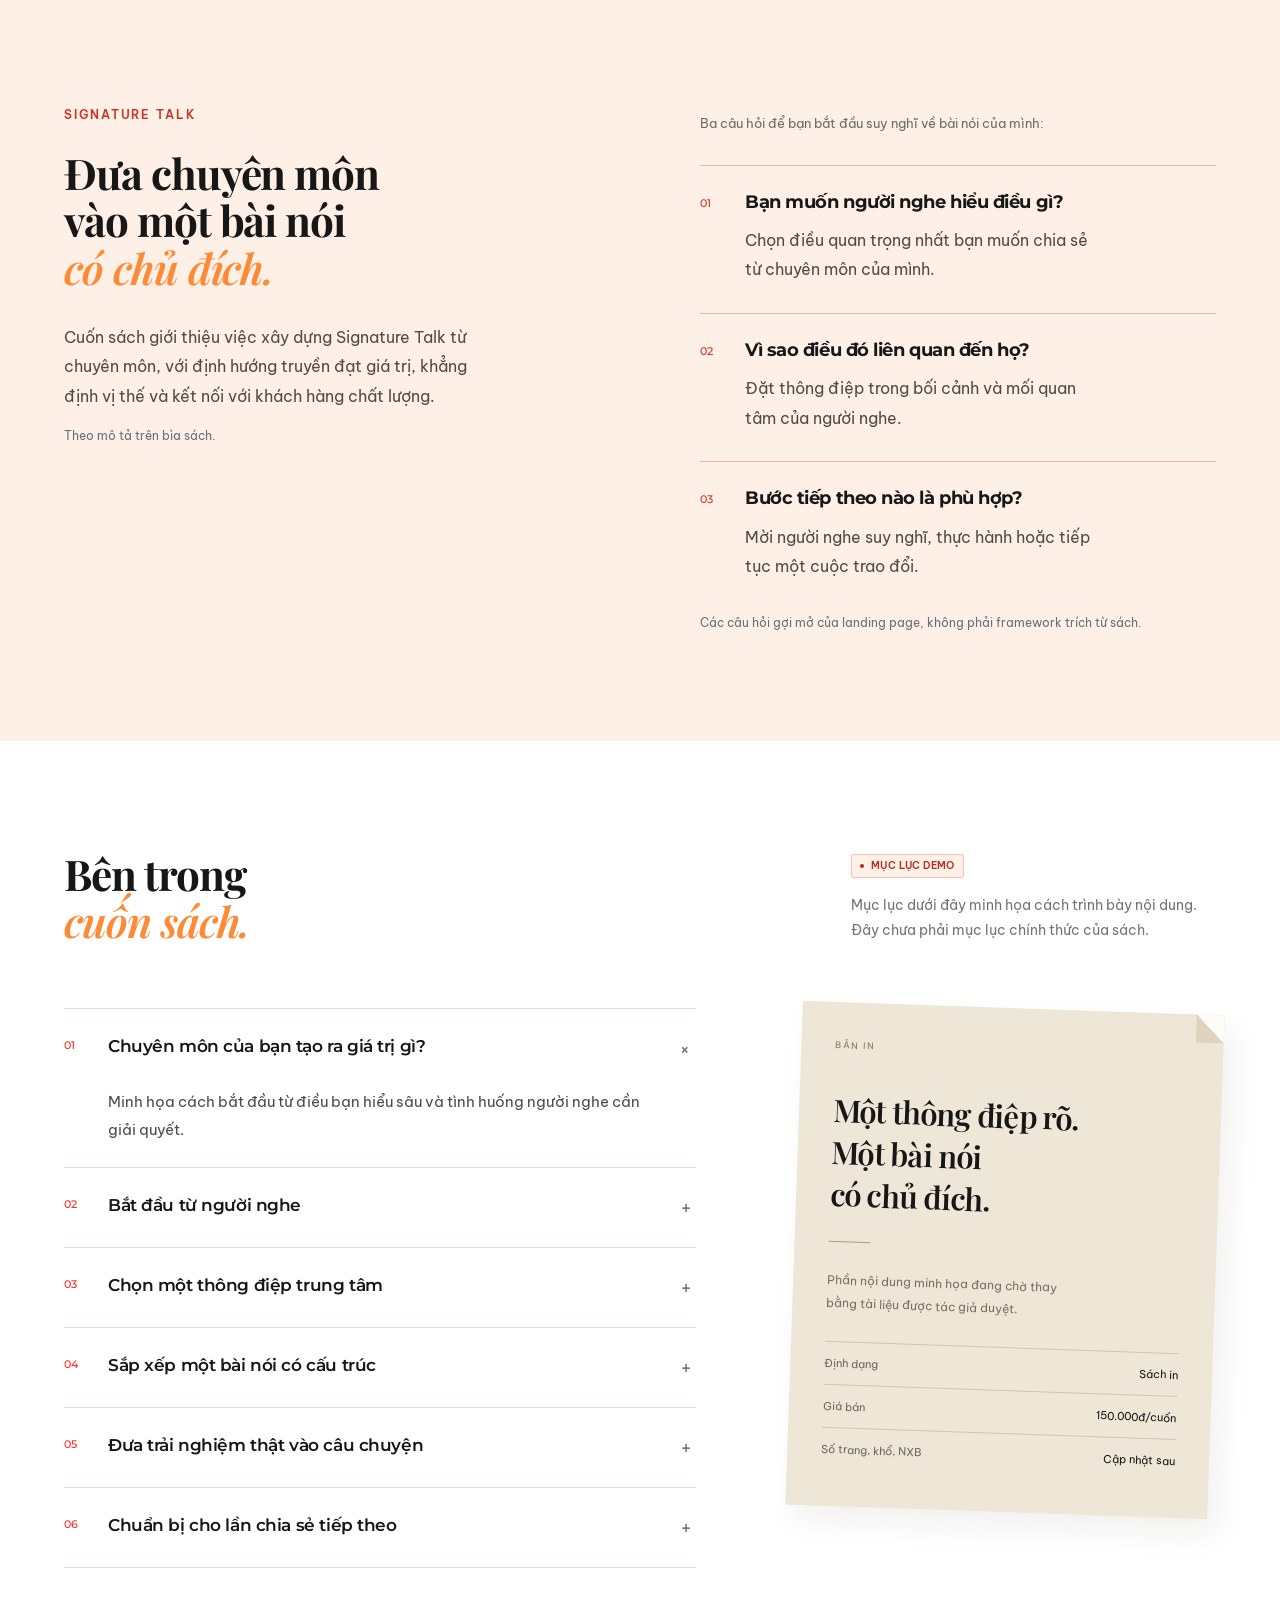
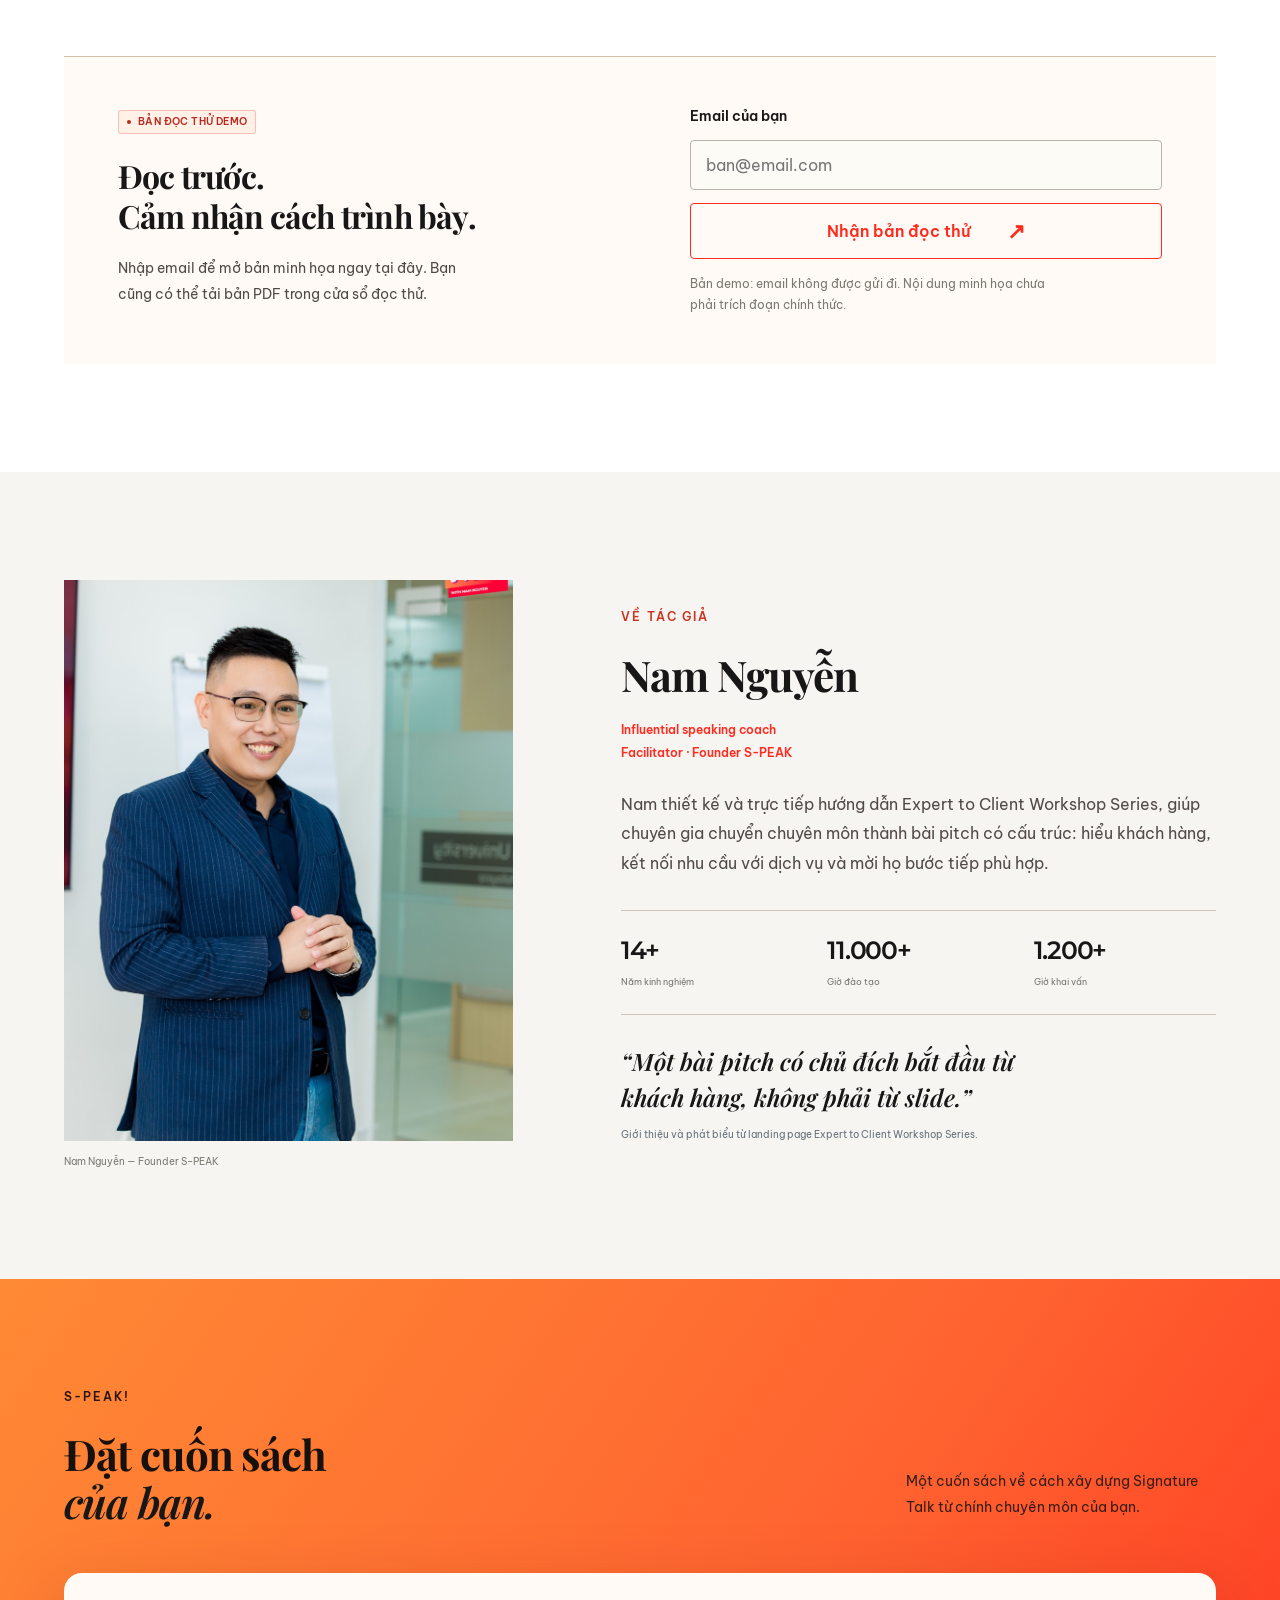
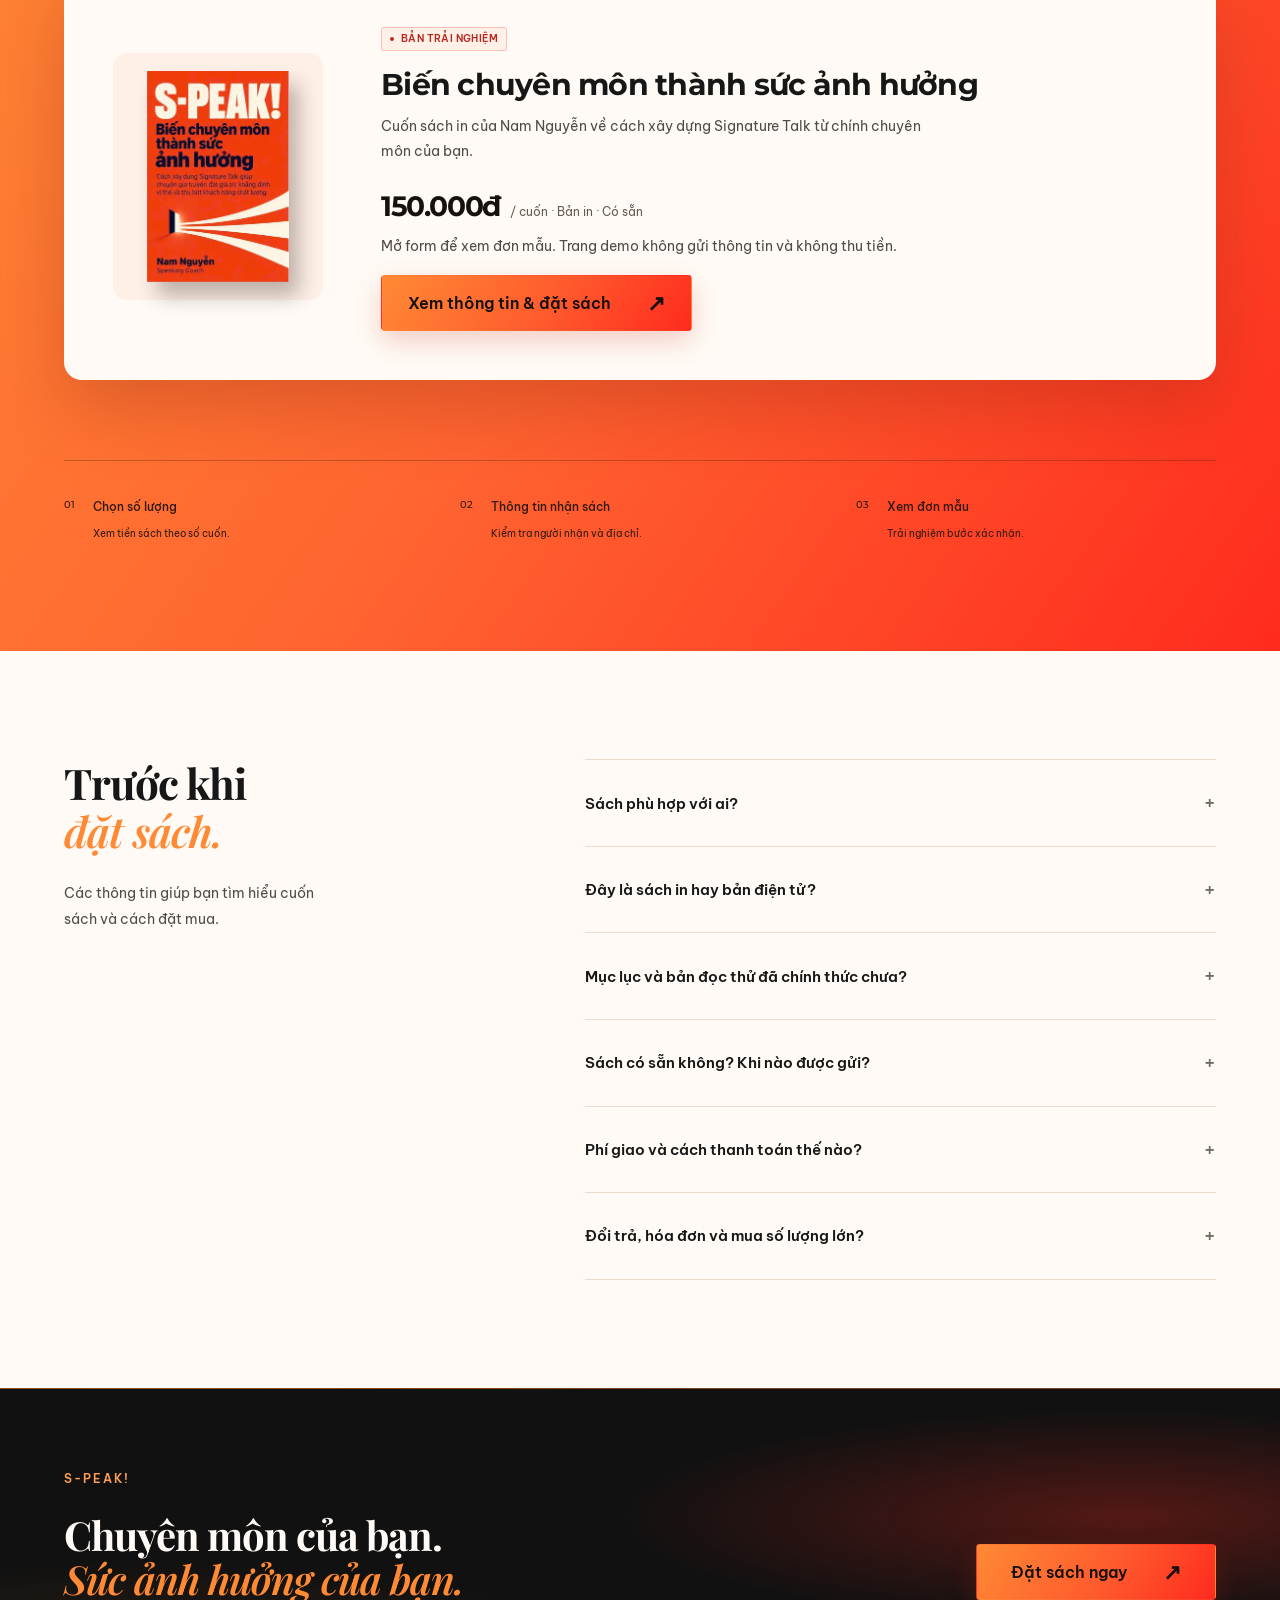
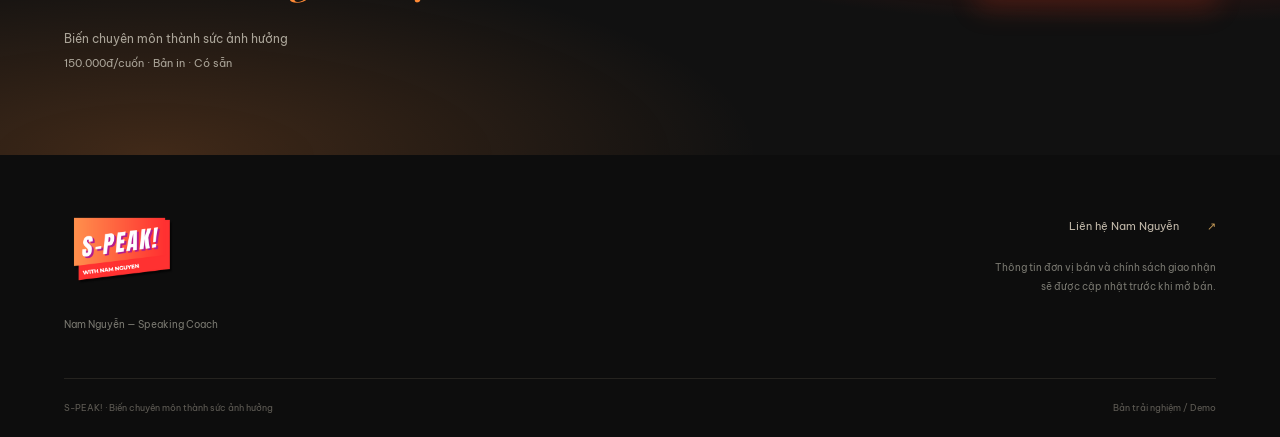
<file: sach/index.html>
<!doctype html>
<html lang="vi">
<head>
  <meta charset="utf-8">
  <meta name="viewport" content="width=device-width,initial-scale=1,viewport-fit=cover">
  <meta name="theme-color" content="#0D0D0D">
  <title>S-PEAK! — Biến chuyên môn thành sức ảnh hưởng | Nam Nguyễn</title>
  <meta name="description" content="Tìm hiểu cuốn sách S-PEAK! của Nam Nguyễn — Speaking Coach. Bản in, 150.000đ/cuốn. Khám phá nội dung, đọc thử và trải nghiệm đặt sách.">
  <meta name="robots" content="noindex,nofollow">
  <meta property="og:title" content="S-PEAK! — Biến chuyên môn thành sức ảnh hưởng">
  <meta property="og:description" content="Cuốn sách của Nam Nguyễn — Speaking Coach. Bản in • Có sẵn • 150.000đ/cuốn.">
  <meta property="og:type" content="website">
  <meta property="og:image" content="https://s-peak.vn/sach/assets/images/book-reference.webp">
  <link rel="icon" href="data:image/svg+xml,%3Csvg xmlns='http://www.w3.org/2000/svg' viewBox='0 0 64 64'%3E%3Crect width='64' height='64' rx='8' fill='%23D97706'/%3E%3Ctext x='13' y='48' font-family='Arial' font-weight='900' font-size='44' fill='%230A0A0A'%3ES!%3C/text%3E%3C/svg%3E">
  <link rel="stylesheet" href="assets/fonts/fonts.css">
  <link rel="stylesheet" href="assets/styles.css">
  <link rel="stylesheet" href="assets/brand-refresh.css">
  <script src="assets/data/demo-content.js" defer></script>
  <script src="assets/app.js" defer></script>
</head>
<body>
  <a class="skip-link" href="#main">Đến nội dung chính</a>
  <div class="review-notice"><span class="review-dot" aria-hidden="true"></span> Bản trải nghiệm · Mục lục, đọc thử và đặt hàng đang ở chế độ demo</div>
  <header class="site-header">
    <div class="container header-inner">
      <a class="wordmark" href="#top" aria-label="S-PEAK! — về đầu trang"><img class="brand-logo" src="assets/images/speak-logo.png" alt="S-PEAK! with Nam Nguyen" width="330" height="234"></a>
      <nav aria-label="Điều hướng chính"><a href="#phu-hop">Về cuốn sách</a><a href="#noi-dung">Nội dung</a><a href="#tac-gia">Tác giả</a></nav>
      <span class="header-edition">Một cuốn sách của Nam Nguyễn</span><button class="button button-primary header-order-cta" type="button" data-open-dialog="order-dialog">Đặt sách</button>
    </div>
  </header>

  <main id="main">
    <section class="hero dark-section" id="top" aria-labelledby="hero-title">
      <div class="container hero-grid">
        <div class="hero-heading"><p class="author-line">Nam Nguyễn <span aria-hidden="true">/</span> Speaking Coach</p><h1 id="hero-title">Biến chuyên môn<br class="desktop-break"> thành <em>sức ảnh hưởng.</em></h1></div>
        <figure class="hero-art"><div class="book-stage"><div class="book"><div class="cover-crop"><img src="assets/images/book-reference.webp" alt="Bìa S-PEAK! Biến chuyên môn thành sức ảnh hưởng của Nam Nguyễn, nền cam đỏ và hình cánh cửa với dải sáng" width="1784" height="881" fetchpriority="high"></div></div><span class="book-ground" aria-hidden="true"></span></div><figcaption>S-PEAK! <span aria-hidden="true">·</span> Nam Nguyễn — Speaking Coach</figcaption></figure>
        <div class="hero-description"><p>Xây dựng Signature Talk từ chính chuyên môn của bạn, để truyền đạt rõ giá trị, kết nối với người nghe và phát triển sức ảnh hưởng trong kinh doanh và lãnh đạo.</p><div class="hero-price"><strong>150.000đ</strong><span>/ cuốn</span></div><p class="availability"><span aria-hidden="true"></span>Bản in <b aria-hidden="true">·</b> Có sẵn</p><button class="button button-primary hero-cta" type="button" data-open-dialog="order-dialog">Đặt sách ngay <span aria-hidden="true">↗</span></button></div>
      </div>
      <div class="hero-bottom container"><span>Một bài nói có thể bắt đầu từ điều bạn hiểu sâu nhất.</span><a href="#phu-hop" aria-label="Tìm hiểu về cuốn sách"><span aria-hidden="true">↓</span></a></div>
    </section>

    <section class="section audience-section" id="phu-hop" aria-labelledby="audience-title">
      <div class="container">
        <div class="section-intro"><h2 id="audience-title">Bạn có chuyên môn.<br>Làm sao để người nghe<br class="desktop-break"> hiểu đúng giá trị?</h2><p>Không chỉ là có điều để nói. Đó còn là cách bạn kết nối điều mình biết với điều người nghe đang quan tâm.</p></div>
        <div class="audience-grid"><article><span class="index">01</span><h3>Chuyên gia, coach,<br>trainer và consultant</h3><p>Khi cần giới thiệu chuyên môn, chia sẻ góc nhìn hoặc trình bày giá trị dịch vụ với khách hàng.</p><p class="audience-question">“Làm sao để người nghe hiểu rõ điều tôi có thể đóng góp?”</p></article><article><span class="index">02</span><h3>Leader<br>và quản lý</h3><p>Khi cần chia sẻ định hướng, diễn đạt góc nhìn chuyên môn và kết nối với đội ngũ.</p><p class="audience-question">“Làm sao để thông điệp của tôi có ý nghĩa với người đang nghe?”</p></article></div>
      </div>
    </section>

    <section class="section value-section" aria-labelledby="value-title"><div class="container value-grid"><div><p class="section-kicker">Signature Talk</p><h2 id="value-title">Đưa chuyên môn<br>vào một bài nói<br><em>có chủ đích.</em></h2><p class="value-description">Cuốn sách giới thiệu việc xây dựng Signature Talk từ chuyên môn, với định hướng truyền đạt giá trị, khẳng định vị thế và kết nối với khách hàng chất lượng.</p><p class="source-note">Theo mô tả trên bìa sách.</p></div><div class="reflection-list"><p class="reflection-intro">Ba câu hỏi để bạn bắt đầu suy nghĩ về bài nói của mình:</p><div><span>01</span><h3>Bạn muốn người nghe hiểu điều gì?</h3><p>Chọn điều quan trọng nhất bạn muốn chia sẻ từ chuyên môn của mình.</p></div><div><span>02</span><h3>Vì sao điều đó liên quan đến họ?</h3><p>Đặt thông điệp trong bối cảnh và mối quan tâm của người nghe.</p></div><div><span>03</span><h3>Bước tiếp theo nào là phù hợp?</h3><p>Mời người nghe suy nghĩ, thực hành hoặc tiếp tục một cuộc trao đổi.</p></div><p class="source-note">Các câu hỏi gợi mở của landing page, không phải framework trích từ sách.</p></div></div></section>

    <section class="section contents-section" id="noi-dung" aria-labelledby="contents-title"><div class="container"><div class="contents-header"><div><h2 id="contents-title">Bên trong<br><em>cuốn sách.</em></h2></div><div class="demo-explanation"><span class="demo-label">Mục lục demo</span><p>Mục lục dưới đây minh họa cách trình bày nội dung. Đây chưa phải mục lục chính thức của sách.</p></div></div><div class="contents-layout"><div class="toc" id="table-of-contents" aria-label="Mục lục minh họa"></div><aside class="book-note"><span class="paper-corner" aria-hidden="true"></span><p class="paper-eyebrow">BẢN IN</p><p class="paper-title">Một thông điệp rõ.<br>Một bài nói<br>có chủ đích.</p><div class="paper-rule"></div><p class="paper-note">Phần nội dung minh họa đang chờ thay bằng tài liệu được tác giả duyệt.</p><dl class="book-specs"><div><dt>Định dạng</dt><dd>Sách in</dd></div><div><dt>Giá bán</dt><dd>150.000đ/cuốn</dd></div><div><dt>Số trang, khổ, NXB</dt><dd>Cập nhật sau</dd></div></dl></aside></div>
      <div class="preview-invitation" id="doc-thu"><div><span class="demo-label">Bản đọc thử demo</span><h3>Đọc trước.<br>Cảm nhận cách trình bày.</h3><p>Nhập email để mở bản minh họa ngay tại đây. Bạn cũng có thể tải bản PDF trong cửa sổ đọc thử.</p></div><div class="preview-form-wrap"><form id="preview-form"><label for="preview-email">Email của bạn</label><input id="preview-email" name="email" type="email" inputmode="email" autocomplete="email" placeholder="ban@email.com" required><button class="button button-outline" id="preview-submit" type="submit">Nhận bản đọc thử <span aria-hidden="true">↗</span></button><p class="form-status" id="preview-status" role="status" aria-live="polite"></p></form><p class="form-note">Bản demo: email không được gửi đi. Nội dung minh họa chưa phải trích đoạn chính thức.</p></div></div>
    </div></section>

    <section class="section author-section" id="tac-gia" aria-labelledby="author-title"><div class="container author-grid"><figure class="author-photo"><img src="assets/images/nam-nguyen.jpg" alt="Nam Nguyễn — Speaking Coach" width="933" height="1400" loading="lazy"><figcaption>Nam Nguyễn — Founder S-PEAK</figcaption></figure><div class="author-copy"><p class="section-kicker">Về tác giả</p><h2 id="author-title">Nam Nguyễn</h2><p class="author-role">Influential speaking coach<br>Facilitator · Founder S-PEAK</p><p>Nam thiết kế và trực tiếp hướng dẫn Expert to Client Workshop Series, giúp chuyên gia chuyển chuyên môn thành bài pitch có cấu trúc: hiểu khách hàng, kết nối nhu cầu với dịch vụ và mời họ bước tiếp phù hợp.</p><div class="author-stats" aria-label="Kinh nghiệm tác giả từ trang Expert to Client"><div><strong>14+</strong><span>Năm kinh nghiệm</span></div><div><strong>11.000+</strong><span>Giờ đào tạo</span></div><div><strong>1.200+</strong><span>Giờ khai vấn</span></div></div><blockquote>“Một bài pitch có chủ đích bắt đầu từ khách hàng, không phải từ slide.”</blockquote><p class="source-note">Giới thiệu và phát biểu từ landing page Expert to Client Workshop Series.</p></div></div></section>

    <section class="section order-section dark-section" id="dat-sach" aria-labelledby="order-title"><div class="container"><div class="order-heading"><div><p class="section-kicker">S-PEAK!</p><h2 id="order-title">Đặt cuốn sách<br><em>của bạn.</em></h2></div><p>Một cuốn sách về cách xây dựng Signature Talk từ chính chuyên môn của bạn.</p></div><div class="order-pitch"><div class="order-pitch-cover"><div class="cover-crop small-cover"><img src="assets/images/book-reference.webp" alt="Bìa sách S-PEAK!" width="1784" height="881" loading="lazy"></div></div><div class="order-pitch-copy"><span class="demo-label">Bản trải nghiệm</span><h3>Biến chuyên môn thành sức ảnh hưởng</h3><p>Cuốn sách in của Nam Nguyễn về cách xây dựng Signature Talk từ chính chuyên môn của bạn.</p><div class="order-pitch-price"><strong>150.000đ</strong><span>/ cuốn · Bản in · Có sẵn</span></div><p class="order-pitch-note">Mở form để xem đơn mẫu. Trang demo không gửi thông tin và không thu tiền.</p><button class="button button-primary" type="button" data-open-dialog="order-dialog">Xem thông tin &amp; đặt sách <span aria-hidden="true">↗</span></button></div></div><ol class="purchase-steps"><li><span>01</span><div><strong>Chọn số lượng</strong><p>Xem tiền sách theo số cuốn.</p></div></li><li><span>02</span><div><strong>Thông tin nhận sách</strong><p>Kiểm tra người nhận và địa chỉ.</p></div></li><li><span>03</span><div><strong>Xem đơn mẫu</strong><p>Trải nghiệm bước xác nhận.</p></div></li></ol></div></section>

    <section class="section faq-section" aria-labelledby="faq-title"><div class="container faq-grid"><div><h2 id="faq-title">Trước khi<br><em>đặt sách.</em></h2><p>Các thông tin giúp bạn tìm hiểu cuốn sách và cách đặt mua.</p></div><div class="faq-list"><details><summary>Sách phù hợp với ai?<span aria-hidden="true">+</span></summary><p>Định hướng độc giả gồm chuyên gia, coach, trainer, consultant, chuyên gia độc lập, cùng leader và quản lý muốn tìm hiểu cách truyền đạt giá trị chuyên môn qua bài nói.</p></details><details><summary>Đây là sách in hay bản điện tử?<span aria-hidden="true">+</span></summary><p>Phiên bản đang giới thiệu là sách in, giá 150.000đ/cuốn và có thể chọn số lượng. PDF trong khu đọc thử là bản minh họa, không phải toàn bộ sách điện tử.</p></details><details><summary>Mục lục và bản đọc thử đã chính thức chưa?<span aria-hidden="true">+</span></summary><p>Chưa. Hai phần này đang dùng nội dung demo để duyệt giao diện. Mục lục và trích đoạn chính thức sẽ được thay bằng tài liệu được tác giả duyệt.</p></details><details><summary>Sách có sẵn không? Khi nào được gửi?<span aria-hidden="true">+</span></summary><p>Tình trạng theo brief là có sẵn. Thời gian xử lý và lịch gửi chưa được chốt trên bản demo, vì vậy trang chưa thông báo một ngày giao cụ thể.</p></details><details><summary>Phí giao và cách thanh toán thế nào?<span aria-hidden="true">+</span></summary><p>Phạm vi giao, phí vận chuyển, phương thức thanh toán và cách xác nhận đơn đang chờ cập nhật. Bản hiện tại chỉ cho trải nghiệm đơn mẫu, chưa tiếp nhận đơn hoặc thu tiền.</p></details><details><summary>Đổi trả, hóa đơn và mua số lượng lớn?<span aria-hidden="true">+</span></summary><p>Các điều kiện này sẽ được cập nhật trước khi mở bán trên trang. Bạn có thể liên hệ kênh Facebook của Nam Nguyễn ở cuối trang để trao đổi thêm.</p></details></div></div></section>

    <section class="final-cta dark-section" aria-labelledby="final-title"><div class="container final-grid"><div><p class="section-kicker">S-PEAK!</p><h2 id="final-title">Chuyên môn của bạn.<br><em>Sức ảnh hưởng của bạn.</em></h2><p>Biến chuyên môn thành sức ảnh hưởng<br><span>150.000đ/cuốn · Bản in · Có sẵn</span></p></div><button class="button button-primary" type="button" data-open-dialog="order-dialog">Đặt sách ngay <span aria-hidden="true">↗</span></button></div></section>
  </main>
  <footer class="site-footer dark-section"><div class="container footer-grid"><div><a class="wordmark" href="#top" aria-label="S-PEAK! — về đầu trang"><img class="brand-logo" src="assets/images/speak-logo.png" alt="S-PEAK! with Nam Nguyen" width="330" height="234"></a><p>Nam Nguyễn — Speaking Coach</p></div><div class="footer-support"><a href="https://www.facebook.com/HuHaNa1508" target="_blank" rel="noopener noreferrer">Liên hệ Nam Nguyễn <span aria-hidden="true">↗</span></a><p>Thông tin đơn vị bán và chính sách giao nhận<br>sẽ được cập nhật trước khi mở bán.</p></div></div><div class="container footer-bottom"><span>S-PEAK! · Biến chuyên môn thành sức ảnh hưởng</span><span>Bản trải nghiệm / Demo</span></div></footer>

  <dialog id="order-dialog" class="order-dialog" aria-labelledby="order-dialog-title">
    <div class="order-dialog-head"><div><p class="section-kicker">S-PEAK! · BẢN TRẢI NGHIỆM</p><h2 id="order-dialog-title">Xem đơn đặt sách mẫu</h2><p>Điền thông tin để xem trước đơn. Dữ liệu chỉ ở lại trong phiên này, không được gửi đi.</p></div><button class="close-button" type="button" data-close-dialog="order-dialog" aria-label="Đóng form đặt sách">×</button></div><div class="order-layout"><div class="order-form-side"><div class="product-line"><div class="cover-crop small-cover"><img src="assets/images/book-reference.webp" alt="Bìa sách S-PEAK!" width="1784" height="881" loading="lazy"></div><div><h3>Biến chuyên môn<br>thành sức ảnh hưởng</h3><p>Nam Nguyễn — Speaking Coach</p><span class="availability"><span aria-hidden="true"></span>Bản in · Có sẵn</span></div></div><div class="quantity-line"><label for="quantity">Số lượng</label><div class="quantity-control"><button id="quantity-minus" type="button" aria-label="Giảm số lượng">−</button><input id="quantity" aria-label="Số lượng sách" type="number" min="1" step="1" inputmode="numeric" value="1" required><button id="quantity-plus" type="button" aria-label="Tăng số lượng">+</button></div></div><form id="order-form" novalidate><h3 class="form-heading">Thông tin nhận sách</h3><div class="form-grid"><div class="field"><label for="customer-name">Họ tên người nhận <span aria-hidden="true">*</span></label><input id="customer-name" name="name" autocomplete="name" required maxlength="120" aria-describedby="name-error"><p class="field-error" id="name-error"></p></div><div class="field"><label for="customer-phone">Số điện thoại <span aria-hidden="true">*</span></label><input id="customer-phone" name="phone" type="tel" inputmode="tel" autocomplete="tel" required maxlength="30" aria-describedby="phone-error"><p class="field-error" id="phone-error"></p></div><div class="field full-field"><label for="customer-address">Địa chỉ nhận sách <span aria-hidden="true">*</span></label><textarea id="customer-address" name="address" autocomplete="street-address" required rows="3" maxlength="500" aria-describedby="address-error"></textarea><p class="field-error" id="address-error"></p></div><div class="field full-field"><label for="customer-note">Ghi chú <span class="optional">(tùy chọn)</span></label><textarea id="customer-note" name="note" rows="2" maxlength="500"></textarea></div></div><p class="required-note">* Thông tin bắt buộc. Trong bản demo, thông tin không được gửi đi.</p></form></div><aside class="order-summary" aria-labelledby="summary-title"><span class="demo-label">Đặt hàng demo</span><h3 id="summary-title">Đơn sách của bạn</h3><div class="summary-product"><span>S-PEAK! · Bản in</span><span id="summary-quantity">× 1</span></div><dl class="summary-amounts"><div><dt>Giá / cuốn</dt><dd>150.000đ</dd></div><div><dt>Tiền sách</dt><dd id="subtotal">150.000đ</dd></div><div><dt>Phí giao</dt><dd class="pending-value">Cập nhật sau</dd></div></dl><div class="summary-total"><span>Tổng thanh toán</span><strong id="order-total">150.000đ <small>+ phí giao</small></strong></div><p class="summary-explainer">Tổng cuối cùng cần có phí giao. Ngày gửi, quyền lợi và phương thức thanh toán sẽ được cập nhật sau.</p><button class="button button-primary order-submit" id="order-submit" type="submit" form="order-form">Thanh toán và đặt sách <span aria-hidden="true">↗</span></button><p class="order-demo-note">Nút mở xác nhận đơn mẫu.<br>Chưa nhận đơn · Chưa thu tiền.</p><p class="form-status" id="order-status" role="status" aria-live="polite"></p></aside></div>
  </dialog>
  <dialog id="reading-dialog" class="reading-dialog" aria-labelledby="reading-title"><div class="reader-toolbar"><div><span class="reader-kicker">S-PEAK! / DEMO</span><h2 id="reading-title">Bản đọc thử</h2></div><div class="reader-actions"><a class="download-link" href="downloads/speak-reading-sample-demo.pdf" download="SPEAK_Ban_Doc_Thu_DEMO.pdf">Tải PDF <span aria-hidden="true">↓</span></a><button class="close-button" type="button" data-close-dialog="reading-dialog" aria-label="Đóng bản đọc thử">×</button></div></div><div class="reader-scroll"><div class="reader-document"><p class="reader-notice" id="reader-notice"></p><p class="reader-book-title">Biến chuyên môn<br>thành sức ảnh hưởng</p><p class="reader-byline">Bản minh họa trải nghiệm đọc thử</p><div id="sample-content"></div><div class="reader-end"><span aria-hidden="true">✦</span><p>Hết bản minh họa</p><small>Nội dung chính thức sẽ được thay bằng tài liệu do tác giả duyệt.</small></div></div></div></dialog>

  <dialog id="confirmation-dialog" class="confirmation-dialog" aria-labelledby="confirmation-title"><div class="confirmation-top"><span class="demo-label">Đơn mẫu</span><button class="close-button" type="button" data-close-dialog="confirmation-dialog" aria-label="Đóng xác nhận đơn mẫu">×</button></div><div class="confirmation-body"><span class="confirmation-symbol" aria-hidden="true">✓</span><h2 id="confirmation-title">Bản xem trước<br>đơn đặt sách.</h2><p class="confirmation-intro">Thông tin chỉ hiển thị trong phiên trải nghiệm này.<br>Chưa gửi yêu cầu · Chưa thanh toán.</p><dl id="confirmation-details"></dl><div class="confirmation-state"><span class="review-dot" aria-hidden="true"></span>Trạng thái: đơn mẫu, chưa tiếp nhận</div><p class="confirmation-help">Phí giao và phương thức thanh toán cần được xác nhận trước khi mở bán. Trang không ghi nhận thanh toán thành công từ thao tác này.</p><button class="button button-dark" type="button" data-close-dialog="confirmation-dialog">Quay lại trang sách</button></div></dialog>
  <noscript><p class="noscript-message">Vui lòng bật JavaScript để mở bản đọc thử và trải nghiệm đơn mẫu. Bạn vẫn có thể xem thông tin sách trên trang.</p></noscript>
</body>
</html>
</file>
<file: assets/styles.css>
:root {
  color-scheme: light;
  --orange: #ff8a35;
  --orange-deep: #c94b20;
  --red: #ff2b1e;
  --ink: #171717;
  --ink-soft: #26211e;
  --dark: #171513;
  --dark-2: #211d1a;
  --paper: #fffaf5;
  --paper-2: #f7f1eb;
  --white: #ffffff;
  --muted: #6e6863;
  --line: rgba(23, 23, 23, .11);
  --line-dark: rgba(255, 255, 255, .14);
  --gradient: linear-gradient(135deg, var(--orange), var(--red));
  --content: 1184px;
  --gutter: 32px;
  --section-space: clamp(80px, 9vw, 132px);
  --shadow: 0 14px 36px rgba(58, 36, 25, .09);
  --shadow-strong: 0 24px 70px rgba(58, 36, 25, .17);
}

*,
*::before,
*::after {
  box-sizing: border-box;
}

html {
  scroll-behavior: smooth;
  scroll-padding-top: 92px;
}

body {
  margin: 0;
  overflow-x: hidden;
  background: var(--paper);
  color: var(--ink);
  font-family: "Plus Jakarta Sans", Inter, Arial, sans-serif;
  font-size: 16px;
  line-height: 1.65;
  text-rendering: optimizeLegibility;
  -webkit-font-smoothing: antialiased;
}

body.menu-open {
  overflow: hidden;
}

img {
  display: block;
  max-width: 100%;
}

a {
  color: inherit;
  text-decoration: none;
}

button,
a {
  -webkit-tap-highlight-color: transparent;
}

button {
  font: inherit;
}

:focus-visible {
  outline: 3px solid var(--orange);
  outline-offset: 4px;
}

::selection {
  background: rgba(255, 138, 53, .3);
}

.container {
  width: min(calc(100% - (var(--gutter) * 2)), var(--content));
  margin-inline: auto;
}

.sr-only {
  position: absolute !important;
  width: 1px !important;
  height: 1px !important;
  padding: 0 !important;
  margin: -1px !important;
  overflow: hidden !important;
  clip: rect(0, 0, 0, 0) !important;
  white-space: nowrap !important;
  border: 0 !important;
}

.skip-link {
  position: fixed;
  z-index: 2000;
  top: 12px;
  left: 12px;
  padding: 10px 14px;
  border-radius: 8px;
  background: var(--ink);
  color: var(--white);
  transform: translateY(-160%);
  transition: transform 180ms ease;
}

.skip-link:focus {
  transform: translateY(0);
}

h1,
h2,
h3,
p {
  margin-top: 0;
}

h1,
h2,
h3 {
  margin-bottom: 0;
  font-weight: 700;
  letter-spacing: -.045em;
  line-height: 1.05;
  text-wrap: balance;
}

h1 {
  font-size: clamp(3.1rem, 6.3vw, 6.3rem);
}

h2 {
  font-size: clamp(2.5rem, 5vw, 5.1rem);
}

h3 {
  font-size: clamp(1.35rem, 2.3vw, 2rem);
}

.eyebrow {
  margin: 0 0 18px;
  color: var(--orange);
  font-size: .75rem;
  font-weight: 800;
  letter-spacing: .14em;
  line-height: 1.35;
  text-transform: uppercase;
}

.eyebrow--boxed {
  display: inline-flex;
  width: fit-content;
  padding: 8px 12px;
  border: 1px solid rgba(217, 85, 37, .26);
  border-radius: 6px;
  background: rgba(255, 255, 255, .72);
  color: var(--orange-deep);
  letter-spacing: .08em;
}

.gradient-text {
  color: var(--red);
  background: var(--gradient);
  background-clip: text;
  -webkit-background-clip: text;
  -webkit-text-fill-color: transparent;
}

.section {
  padding-block: var(--section-space);
}

.section-heading {
  max-width: 900px;
  margin-bottom: 56px;
}

.section-heading h2 {
  margin-bottom: 22px;
}

.section-heading > p:last-child {
  max-width: 710px;
  margin-bottom: 0;
  color: var(--muted);
  font-size: 1.02rem;
}

.section-heading--center {
  display: grid;
  justify-items: center;
  margin-inline: auto;
  text-align: center;
}

.button {
  display: inline-flex;
  min-height: 52px;
  align-items: center;
  justify-content: center;
  gap: 10px;
  padding: 13px 21px;
  border: 1px solid transparent;
  border-radius: 8px;
  font-size: .91rem;
  font-weight: 800;
  line-height: 1.3;
  transition: transform 180ms ease, box-shadow 180ms ease, border-color 180ms ease, color 180ms ease, background-color 180ms ease;
}

.button:hover {
  transform: translateY(-2px);
}

.button--primary {
  background: var(--gradient);
  box-shadow: 0 10px 24px rgba(255, 100, 30, .2);
  color: var(--white);
}

.button--primary:hover {
  box-shadow: 0 14px 34px rgba(255, 100, 30, .3);
}

.button--dark {
  background: var(--ink);
  color: var(--white);
}

.button--text {
  min-height: auto;
  padding-inline: 2px;
  border-radius: 0;
  border-bottom-color: rgba(217, 85, 37, .42);
  color: var(--ink-soft);
}

.button--outline-light {
  border-color: rgba(255, 255, 255, .34);
  color: var(--white);
}

.site-header {
  position: fixed;
  z-index: 1000;
  top: 0;
  right: 0;
  left: 0;
  border-bottom: 1px solid transparent;
  transition: background-color 220ms ease, border-color 220ms ease, box-shadow 220ms ease;
}

.site-header.is-scrolled,
.site-header.is-menu-open {
  border-color: var(--line);
  background: rgba(255, 250, 245, .9);
  box-shadow: 0 8px 30px rgba(58, 36, 25, .06);
  backdrop-filter: blur(16px);
}

.header-inner {
  display: grid;
  min-height: 78px;
  grid-template-columns: auto 1fr auto;
  align-items: center;
  gap: 26px;
}

.brand {
  display: inline-flex;
  flex-direction: column;
  color: var(--ink);
  line-height: 1;
}

.brand-logo {
  display: block;
  align-self: flex-start;
  width: auto;
  height: 48px;
  aspect-ratio: 420 / 290;
  object-fit: contain;
}

.brand--footer .brand-logo { height: 48px; }

.brand-name {
  font-size: 1.28rem;
  font-weight: 800;
  letter-spacing: -.05em;
}

.brand-note {
  margin-top: 4px;
  color: var(--orange-deep);
  font-size: .55rem;
  font-weight: 800;
  letter-spacing: .19em;
  text-transform: uppercase;
}

.primary-navigation {
  display: flex;
  align-items: center;
  justify-content: center;
  gap: clamp(16px, 2vw, 28px);
}

.primary-navigation a {
  color: rgba(23, 23, 23, .68);
  font-size: .78rem;
  font-weight: 700;
  white-space: nowrap;
  transition: color 160ms ease;
}

.primary-navigation a:hover,
.primary-navigation a:focus-visible {
  color: var(--orange-deep);
}

.header-cta {
  display: inline-flex;
  min-height: 42px;
  align-items: center;
  padding: 9px 15px;
  border-radius: 7px;
  background: var(--ink);
  color: var(--white);
  font-size: .73rem;
  font-weight: 800;
}

.menu-toggle {
  display: none;
}

.hero {
  position: relative;
  overflow: hidden;
  padding: 150px 0 76px;
  background:
    radial-gradient(ellipse 55% 32% at 50% 36%, rgba(255, 138, 53, .16), transparent 72%),
    linear-gradient(135deg, var(--paper), var(--paper-2));
}

.hero::before {
  position: absolute;
  top: 0;
  right: 0;
  left: 0;
  height: 4px;
  background: var(--gradient);
  content: "";
}

.hero-copy {
  display: grid;
  max-width: 1020px;
  justify-items: center;
  text-align: center;
}

.hero h1 {
  max-width: 1000px;
  margin-bottom: 26px;
  line-height: 1.01;
}

.hero h1 span {
  display: block;
}

.hero-lead {
  max-width: 790px;
  margin-bottom: 32px;
  color: rgba(23, 23, 23, .7);
  font-size: clamp(1rem, 1.7vw, 1.14rem);
  line-height: 1.7;
}

.hero-actions {
  display: flex;
  align-items: center;
  justify-content: center;
  gap: 22px;
  flex-wrap: wrap;
}

.hero-support {
  margin: 20px 0 0;
  color: rgba(23, 23, 23, .5);
  font-size: .78rem;
}

.hero-media {
  position: relative;
  margin-top: 62px;
}

.hero-image-wrap {
  position: relative;
  overflow: hidden;
  margin: 0;
  border: 1px solid rgba(23, 23, 23, .1);
  border-radius: 22px;
  background: var(--white);
  box-shadow: var(--shadow);
}

.hero-image-wrap::after {
  position: absolute;
  inset: 0;
  background: linear-gradient(180deg, transparent 58%, rgba(13, 13, 13, .6));
  content: "";
  pointer-events: none;
}

.hero-image-wrap img {
  width: 100%;
  height: clamp(330px, 48vw, 570px);
  object-fit: cover;
  object-position: center 57%;
}

.hero-image-wrap figcaption {
  position: absolute;
  z-index: 2;
  right: 30px;
  bottom: 26px;
  left: 30px;
  display: flex;
  gap: 16px;
  color: rgba(255, 255, 255, .8);
  font-size: .7rem;
  font-weight: 800;
  letter-spacing: .12em;
  text-transform: uppercase;
}

.hero-image-wrap figcaption span:not(:last-child)::after {
  margin-left: 16px;
  color: var(--orange);
  content: "·";
}

.hero-orbit-note {
  position: absolute;
  top: -28px;
  right: -18px;
  display: flex;
  width: 166px;
  height: 166px;
  flex-direction: column;
  align-items: center;
  justify-content: center;
  border: 8px solid rgba(255, 255, 255, .68);
  border-radius: 50%;
  background: var(--gradient);
  box-shadow: 0 18px 40px rgba(211, 91, 38, .24);
  color: var(--white);
  text-align: center;
}

.hero-orbit-note > span {
  font-size: 2.6rem;
  font-weight: 800;
  letter-spacing: -.07em;
  line-height: 1;
}

.hero-orbit-note p {
  margin: 7px 0 0;
  font-size: .65rem;
  font-weight: 700;
  line-height: 1.35;
}

.section--ink {
  background: var(--dark);
  color: var(--white);
}

.statement-grid {
  display: grid;
  grid-template-columns: minmax(0, .92fr) minmax(0, 1.08fr);
  align-items: start;
  gap: clamp(54px, 9vw, 120px);
}

.statement-heading h2 {
  max-width: 560px;
}

.statement-body {
  padding-top: 6px;
}

.statement-lead {
  max-width: 650px;
  margin-bottom: 42px;
  color: rgba(255, 255, 255, .68);
  font-size: 1.04rem;
}

.principle-list {
  padding: 0;
  margin: 0;
  border-top: 1px solid var(--line-dark);
  list-style: none;
}

.principle-list li {
  display: grid;
  grid-template-columns: 62px 1fr;
  gap: 18px;
  padding: 26px 0 28px;
  border-bottom: 1px solid var(--line-dark);
}

.principle-list > li > span {
  color: var(--orange);
  font-size: .73rem;
  font-weight: 800;
  letter-spacing: .12em;
}

.principle-list h3 {
  margin-bottom: 9px;
  font-size: 1.09rem;
  letter-spacing: -.025em;
  line-height: 1.4;
}

.principle-list p {
  margin-bottom: 0;
  color: rgba(255, 255, 255, .58);
  font-size: .9rem;
}

.ecosystem-section {
  background:
    radial-gradient(circle at 50% 56%, rgba(255, 138, 53, .12), transparent 35%),
    linear-gradient(135deg, var(--paper), var(--paper-2));
}

.ecosystem-shell {
  position: relative;
  overflow: hidden;
  border: 1px solid var(--line);
  border-radius: 22px;
  background: rgba(255, 255, 255, .54);
  box-shadow: var(--shadow);
}

.ecosystem-shell::before {
  position: absolute;
  top: 0;
  right: 0;
  left: 0;
  height: 4px;
  background: var(--gradient);
  content: "";
}

.ecosystem-hint {
  position: absolute;
  z-index: 7;
  top: 28px;
  right: 30px;
  display: flex;
  align-items: center;
  gap: 9px;
  margin: 0;
  color: var(--muted);
  font-size: .72rem;
  font-weight: 600;
}

.ecosystem-hint > span:first-child {
  width: 7px;
  height: 7px;
  border-radius: 50%;
  background: var(--gradient);
  box-shadow: 0 0 0 5px rgba(255, 138, 53, .1);
}

.ecosystem-map {
  position: relative;
  height: 530px;
  max-width: 790px;
  margin: 50px auto 22px;
}

.ecosystem-orbit,
.ecosystem-orbit::before {
  position: absolute;
  top: 50%;
  left: 50%;
  border: 1px solid rgba(217, 85, 37, .19);
  border-radius: 50%;
  transform: translate(-50%, -50%);
}

.ecosystem-orbit {
  width: 340px;
  height: 340px;
}

.ecosystem-orbit::before {
  width: 442px;
  height: 442px;
  border-style: dashed;
  content: "";
  opacity: .64;
}

.ecosystem-core {
  position: absolute;
  z-index: 3;
  top: 50%;
  left: 50%;
  display: flex;
  width: 170px;
  height: 170px;
  flex-direction: column;
  align-items: center;
  justify-content: center;
  padding: 0;
  border: 10px solid rgba(255, 255, 255, .7);
  border-radius: 50%;
  overflow: hidden;
  background: var(--white);
  box-shadow: 0 18px 38px rgba(211, 91, 38, .24);
  text-align: center;
  transform: translate(-50%, -50%);
}

.ecosystem-core img {
  width: 138px;
  max-width: none;
  height: auto;
}

.ecosystem-core > span {
  font-size: .61rem;
  font-weight: 800;
  letter-spacing: .12em;
  opacity: .75;
  text-transform: uppercase;
}

.ecosystem-core strong {
  margin-top: 2px;
  font-size: 1.86rem;
  font-weight: 800;
  letter-spacing: -.06em;
  line-height: 1;
}

.ecosystem-core small {
  margin-top: 9px;
  font-size: .64rem;
  font-weight: 600;
  line-height: 1.42;
  opacity: .82;
}

.ecosystem-line {
  position: absolute;
  z-index: 1;
  top: 50%;
  left: 50%;
  width: 170px;
  height: 1px;
  background: rgba(217, 85, 37, .2);
  transform-origin: left center;
  transition: height 180ms ease, background-color 180ms ease, box-shadow 180ms ease;
}

.ecosystem-line[data-line="dare"] { transform: rotate(-90deg); }
.ecosystem-line[data-line="speak"] { transform: rotate(0deg); }
.ecosystem-line[data-line="keynote"] { transform: rotate(90deg); }
.ecosystem-line[data-line="expert"] { transform: rotate(180deg); }

.ecosystem-line.is-active {
  height: 2px;
  background: var(--gradient);
  box-shadow: 0 0 14px rgba(255, 100, 30, .4);
}

.program-node {
  position: absolute;
  z-index: 4;
  display: flex;
  width: 176px;
  min-height: 74px;
  align-items: center;
  justify-content: flex-start;
  gap: 12px;
  padding: 13px 15px;
  border: 1px solid var(--line);
  border-radius: 16px;
  background: rgba(255, 255, 255, .94);
  box-shadow: 0 8px 24px rgba(23, 23, 23, .08);
  color: var(--ink);
  text-align: left;
  backdrop-filter: blur(14px);
  transition: transform 220ms cubic-bezier(.2, .8, .2, 1), border-color 180ms ease, box-shadow 180ms ease, background-color 180ms ease;
}

.program-node > span {
  color: var(--orange-deep);
  font-size: .64rem;
  font-weight: 800;
  letter-spacing: .09em;
}

.program-node > strong {
  font-size: .8rem;
  font-weight: 800;
  letter-spacing: -.02em;
  line-height: 1.3;
}

.program-node:hover,
.program-node:focus-visible,
.program-node.is-active {
  border-color: rgba(217, 85, 37, .3);
  background: var(--white);
  box-shadow: 0 14px 36px rgba(58, 36, 25, .14), 0 0 0 4px rgba(255, 138, 53, .1);
}

.program-node[data-program="dare"] {
  top: 0;
  left: 50%;
  transform: translateX(-50%);
}

.program-node[data-program="dare"]:hover,
.program-node[data-program="dare"]:focus-visible,
.program-node[data-program="dare"].is-active {
  transform: translate(-50%, -5px);
}

.program-node[data-program="speak"] {
  top: 50%;
  right: 0;
  transform: translateY(-50%);
}

.program-node[data-program="speak"]:hover,
.program-node[data-program="speak"]:focus-visible,
.program-node[data-program="speak"].is-active {
  transform: translate(5px, -50%);
}

.program-node[data-program="keynote"] {
  bottom: 0;
  left: 50%;
  transform: translateX(-50%);
}

.program-node[data-program="keynote"]:hover,
.program-node[data-program="keynote"]:focus-visible,
.program-node[data-program="keynote"].is-active {
  transform: translate(-50%, 5px);
}

.program-node[data-program="expert"] {
  top: 50%;
  left: 0;
  transform: translateY(-50%);
}

.program-node[data-program="expert"]:hover,
.program-node[data-program="expert"]:focus-visible,
.program-node[data-program="expert"].is-active {
  transform: translate(-5px, -50%);
}

.program-flyout {
  position: absolute;
  z-index: 10;
  top: 76px;
  right: 16px;
  display: flex;
  width: min(330px, calc(100% - 32px));
  flex-direction: column;
  padding: 24px;
  border: 1px solid rgba(217, 85, 37, .28);
  border-radius: 22px;
  background: rgba(255, 255, 255, .97);
  box-shadow: var(--shadow-strong);
  opacity: 0;
  visibility: hidden;
  pointer-events: none;
  filter: blur(7px);
  transform: translateY(12px) scale(.965);
  transform-origin: top right;
  transition: opacity 170ms ease, transform 240ms cubic-bezier(.16, 1, .3, 1), filter 170ms ease, visibility 0s linear 240ms;
}

.program-flyout[data-active-program="speak"] {
  right: auto;
  left: 16px;
  transform-origin: top left;
}

.program-flyout.is-visible {
  opacity: 1;
  visibility: visible;
  pointer-events: auto;
  filter: blur(0);
  transform: translateY(0) scale(1);
  transition-delay: 0s;
}

.flyout-topline {
  display: flex;
  align-items: flex-start;
  justify-content: space-between;
  gap: 14px;
}

.flyout-kicker,
.flyout-label {
  margin: 0;
  color: var(--orange-deep);
  font-size: .65rem;
  font-weight: 800;
  letter-spacing: .11em;
  text-transform: uppercase;
}

.flyout-close {
  display: inline-grid;
  width: 34px;
  height: 34px;
  flex: 0 0 34px;
  place-items: center;
  padding: 0;
  border: 1px solid var(--line);
  border-radius: 50%;
  background: transparent;
  color: var(--muted);
  font-size: 1.25rem;
  line-height: 1;
}

.flyout-close:hover {
  border-color: var(--orange);
  color: var(--orange-deep);
}

.program-flyout h3 {
  margin: 12px 0 19px;
  font-size: 1.72rem;
  line-height: 1.12;
}

.flyout-label {
  margin-bottom: 6px;
  color: var(--muted);
}

.flyout-need {
  margin-bottom: 14px;
  font-size: .93rem;
  font-weight: 700;
  line-height: 1.5;
}

.flyout-description {
  margin-bottom: 0;
  color: var(--muted);
  font-size: .86rem;
  line-height: 1.62;
}

.flyout-action {
  align-self: flex-start;
  margin-top: 20px;
}

.ecosystem-support {
  display: grid;
  grid-template-columns: repeat(4, minmax(0, 1fr));
  background: var(--dark);
  color: var(--white);
}

.ecosystem-support a {
  display: flex;
  min-height: 78px;
  align-items: center;
  gap: 10px;
  justify-content: center;
  padding: 17px 14px;
  border-top: 1px solid var(--line-dark);
  color: rgba(255, 255, 255, .7);
  font-size: .73rem;
  font-weight: 700;
  text-align: center;
  transition: color 160ms ease, background-color 160ms ease;
}

.ecosystem-support a:not(:last-child) {
  border-right: 1px solid var(--line-dark);
}

.ecosystem-support a:hover,
.ecosystem-support a:focus-visible {
  background: rgba(255, 138, 53, .07);
  color: var(--orange);
}

.ecosystem-support span {
  color: var(--orange);
  font-size: .62rem;
  letter-spacing: .08em;
}

.continuity-section {
  background: var(--white);
}

.continuity-layout {
  display: grid;
  grid-template-columns: minmax(0, .82fr) minmax(0, 1.18fr);
  align-items: start;
  gap: clamp(48px, 8vw, 108px);
}

.continuity-copy {
  position: sticky;
  top: 118px;
}

.continuity-copy h2 {
  max-width: 560px;
  margin-bottom: 28px;
}

.continuity-copy > p:last-child {
  max-width: 580px;
  margin-bottom: 0;
  color: var(--muted);
}

.continuity-paths {
  display: grid;
  gap: 18px;
}

.path-card {
  position: relative;
  overflow: hidden;
  min-height: 330px;
  padding: clamp(28px, 4vw, 48px);
  border-radius: 22px;
}

.path-card h3 {
  max-width: 420px;
  margin-bottom: 20px;
  font-size: clamp(2rem, 4vw, 3.55rem);
}

.path-card > p:not(.eyebrow) {
  max-width: 570px;
  margin-bottom: 30px;
}

.path-card > a {
  display: inline-block;
  border-bottom: 1px solid currentColor;
  font-size: .83rem;
  font-weight: 800;
}

.path-number {
  position: absolute;
  top: 24px;
  right: 28px;
  font-size: 3.4rem;
  font-weight: 800;
  letter-spacing: -.08em;
  line-height: 1;
  opacity: .13;
}

.path-card--dark {
  background: var(--dark);
  color: var(--white);
}

.path-card--dark > p:not(.eyebrow) {
  color: rgba(255, 255, 255, .62);
}

.path-card--light {
  border: 1px solid rgba(217, 85, 37, .17);
  background: linear-gradient(135deg, #fff8f2, #f7ede4);
  color: var(--ink);
}

.path-card--light > p:not(.eyebrow) {
  color: var(--muted);
}

.resources-section {
  background: linear-gradient(135deg, var(--paper), var(--paper-2));
}

.resource-grid {
  display: grid;
  grid-template-columns: minmax(0, 1.25fr) minmax(300px, .75fr);
  gap: 22px;
}

.book-feature {
  display: grid;
  min-width: 0;
  grid-template-columns: minmax(210px, .72fr) minmax(0, 1.28fr);
  align-items: center;
  gap: clamp(30px, 5vw, 64px);
  padding: clamp(28px, 5vw, 58px);
  border: 1px solid var(--line);
  border-radius: 22px;
  background: var(--white);
  box-shadow: var(--shadow);
}

.book-cover {
  position: relative;
  display: flex;
  aspect-ratio: 3 / 4.35;
  flex-direction: column;
  justify-content: flex-end;
  padding: 26px 22px;
  border-radius: 5px 14px 14px 5px;
  background:
    linear-gradient(160deg, transparent 0 58%, rgba(255, 255, 255, .15) 58% 60%, transparent 60%),
    var(--gradient);
  box-shadow: -10px 12px 0 #27211e, 0 24px 42px rgba(58, 36, 25, .2);
  color: var(--white);
  transform: rotate(-2deg);
}

.book-cover::before {
  position: absolute;
  top: 0;
  bottom: 0;
  left: 10px;
  width: 1px;
  background: rgba(255, 255, 255, .28);
  content: "";
}

.book-cover > span {
  position: absolute;
  top: 22px;
  left: 22px;
  font-size: .62rem;
  font-weight: 800;
  letter-spacing: .12em;
  text-transform: uppercase;
}

.book-cover strong {
  font-size: clamp(2.8rem, 5vw, 4.8rem);
  font-weight: 800;
  letter-spacing: -.08em;
  line-height: .9;
}

.book-cover p {
  margin: 16px 0 0;
  font-size: .73rem;
  font-weight: 700;
  line-height: 1.4;
  text-transform: uppercase;
}

.book-copy h2 {
  margin-bottom: 24px;
  font-size: clamp(2rem, 3.8vw, 3.8rem);
}

.book-copy > p:not(.eyebrow) {
  margin-bottom: 28px;
  color: var(--muted);
}

.inline-actions {
  display: flex;
  align-items: center;
  gap: 20px;
  flex-wrap: wrap;
}

.resource-library {
  display: flex;
  flex-direction: column;
  padding: clamp(28px, 4vw, 44px);
  border-radius: 22px;
  background: var(--dark);
  color: var(--white);
}

.resource-library h3 {
  margin-bottom: 20px;
  font-size: clamp(2rem, 3.2vw, 3rem);
}

.resource-library > p:not(.eyebrow) {
  color: rgba(255, 255, 255, .62);
}

.resource-library ul {
  padding: 0;
  margin: 20px 0 34px;
  border-top: 1px solid var(--line-dark);
  list-style: none;
}

.resource-library li {
  display: grid;
  grid-template-columns: 36px 1fr;
  gap: 10px;
  padding: 17px 0;
  border-bottom: 1px solid var(--line-dark);
  color: rgba(255, 255, 255, .78);
  font-size: .84rem;
}

.resource-library li span {
  color: var(--orange);
  font-size: .68rem;
  font-weight: 800;
}

.resource-library > a {
  width: fit-content;
  margin-top: auto;
  border-bottom: 1px solid var(--orange);
  color: var(--orange);
  font-size: .84rem;
  font-weight: 800;
}

.about-section {
  background: var(--white);
}

.about-grid {
  display: grid;
  grid-template-columns: minmax(360px, .95fr) minmax(0, 1.05fr);
  align-items: center;
  gap: clamp(48px, 7vw, 96px);
}

.about-image {
  position: relative;
  overflow: hidden;
  aspect-ratio: 4 / 3;
  margin: 0;
  border-radius: 22px;
  background: var(--paper-2);
  box-shadow: var(--shadow);
}

.about-image::after {
  position: absolute;
  right: 0;
  bottom: 0;
  left: 0;
  height: 5px;
  background: var(--gradient);
  content: "";
}

.about-image img {
  width: 100%;
  height: 100%;
  object-fit: cover;
  object-position: center 25%;
}

.about-copy h2 {
  margin-bottom: 14px;
}

.about-role {
  margin-bottom: 28px;
  color: var(--orange-deep);
  font-size: .88rem;
  font-weight: 800;
}

.about-copy > p:not(.eyebrow):not(.about-role) {
  max-width: 650px;
  margin-bottom: 18px;
  color: var(--muted);
}

.about-copy .button {
  margin-top: 12px;
}

.final-cta {
  position: relative;
  overflow: hidden;
  padding-block: clamp(90px, 10vw, 150px);
  background:
    radial-gradient(circle at 50% 0%, rgba(255, 138, 53, .2), transparent 44%),
    var(--dark);
  color: var(--white);
}

.final-cta::after {
  position: absolute;
  right: -12%;
  bottom: -70%;
  width: 520px;
  height: 520px;
  border: 1px dashed rgba(255, 138, 53, .28);
  border-radius: 50%;
  content: "";
}

.final-cta-inner {
  position: relative;
  z-index: 1;
  display: grid;
  max-width: 900px;
  justify-items: center;
  text-align: center;
}

.final-cta h2 {
  max-width: 860px;
  margin-bottom: 24px;
}

.final-cta-inner > p:not(.eyebrow) {
  max-width: 670px;
  margin-bottom: 34px;
  color: rgba(255, 255, 255, .64);
}

.hero-actions--center {
  justify-content: center;
}

.site-footer {
  padding: 48px 0;
  border-top: 1px solid rgba(255, 255, 255, .09);
  background: #0f0e0d;
  color: var(--white);
}

.footer-grid {
  display: grid;
  grid-template-columns: minmax(220px, 1.15fr) minmax(220px, .85fr) auto;
  align-items: end;
  gap: 42px;
}

.brand--footer {
  color: var(--white);
}

.footer-grid > div > p {
  max-width: 420px;
  margin: 18px 0 0;
  color: rgba(255, 255, 255, .46);
  font-size: .8rem;
}

.footer-grid nav {
  display: grid;
  gap: 9px;
}

.footer-grid nav a {
  color: rgba(255, 255, 255, .66);
  font-size: .77rem;
}

.footer-grid nav a:hover {
  color: var(--orange);
}

.footer-note {
  margin: 0;
  color: rgba(255, 255, 255, .34);
  font-size: .67rem;
  text-align: right;
}

@media (max-width: 1080px) {
  .header-cta {
    display: none;
  }

  .header-inner {
    grid-template-columns: auto 1fr;
  }

  .primary-navigation {
    justify-content: flex-end;
  }

  .resource-grid {
    grid-template-columns: 1fr;
  }

  .resource-library {
    min-height: 430px;
  }
}

@media (max-width: 900px) {
  .statement-grid,
  .continuity-layout,
  .about-grid {
    grid-template-columns: 1fr;
  }

  .statement-heading h2,
  .continuity-copy h2 {
    max-width: 760px;
  }

  .continuity-copy {
    position: static;
  }

  .about-image {
    max-width: 620px;
  }

  .footer-grid {
    grid-template-columns: 1fr 1fr;
  }

  .footer-note {
    grid-column: 1 / -1;
    text-align: left;
  }
}

@media (max-width: 800px) {
  .menu-toggle {
    position: relative;
    z-index: 3;
    display: inline-grid;
    width: 44px;
    height: 44px;
    justify-self: end;
    place-content: center;
    gap: 6px;
    padding: 0;
    border: 1px solid var(--line);
    border-radius: 50%;
    background: rgba(255, 255, 255, .64);
  }

  .menu-toggle > span:not(.sr-only) {
    display: block;
    width: 17px;
    height: 1.5px;
    background: var(--ink);
    transition: transform 180ms ease;
  }

  .menu-toggle[aria-expanded="true"] > span:nth-child(2) {
    transform: translateY(3.75px) rotate(45deg);
  }

  .menu-toggle[aria-expanded="true"] > span:nth-child(3) {
    transform: translateY(-3.75px) rotate(-45deg);
  }

  .primary-navigation {
    position: fixed;
    z-index: 2;
    inset: 0;
    display: flex;
    visibility: hidden;
    flex-direction: column;
    align-items: flex-start;
    justify-content: center;
    gap: 0;
    padding: 100px var(--gutter) 50px;
    background: rgba(255, 250, 245, .98);
    opacity: 0;
    transform: translateY(-12px);
    transition: opacity 180ms ease, transform 220ms ease, visibility 0s linear 220ms;
  }

  .primary-navigation.is-open {
    visibility: visible;
    opacity: 1;
    transform: translateY(0);
    transition-delay: 0s;
  }

  .primary-navigation a {
    width: 100%;
    padding: 16px 0;
    border-bottom: 1px solid var(--line);
    color: var(--ink);
    font-size: clamp(1.2rem, 5vw, 1.8rem);
  }

  .hero {
    padding-top: 128px;
  }

  .hero-orbit-note {
    right: 12px;
    width: 136px;
    height: 136px;
  }

  .hero-orbit-note > span {
    font-size: 2.15rem;
  }

  .book-feature {
    grid-template-columns: minmax(180px, .66fr) minmax(0, 1.34fr);
  }
}

@media (max-width: 720px) {
  :root {
    --gutter: 18px;
    --section-space: 74px;
  }

  h1 {
    font-size: clamp(2.65rem, 12vw, 4.6rem);
  }

  h2 {
    font-size: clamp(2.25rem, 10vw, 3.6rem);
  }

  .header-inner {
    min-height: 70px;
  }

  .hero {
    padding: 112px 0 54px;
  }

  .hero h1 {
    margin-bottom: 22px;
  }

  .hero-actions {
    width: 100%;
    flex-direction: column;
    gap: 14px;
  }

  .hero-actions .button {
    width: 100%;
  }

  .hero-actions .button--text {
    width: auto;
  }

  .hero-media {
    margin-top: 42px;
  }

  .hero-image-wrap,
  .ecosystem-shell,
  .path-card,
  .book-feature,
  .resource-library,
  .about-image {
    border-radius: 16px;
  }

  .hero-image-wrap img {
    height: 360px;
  }

  .hero-image-wrap figcaption {
    right: 18px;
    bottom: 18px;
    left: 18px;
    gap: 8px;
    font-size: .57rem;
  }

  .hero-image-wrap figcaption span:not(:last-child)::after {
    margin-left: 8px;
  }

  .hero-orbit-note {
    display: none;
  }

  .principle-list li {
    grid-template-columns: 46px 1fr;
  }

  .section-heading {
    margin-bottom: 38px;
  }

  .ecosystem-shell {
    padding: 20px 18px 0;
  }

  .ecosystem-hint {
    position: static;
    margin-bottom: 15px;
  }

  .ecosystem-map {
    display: grid;
    height: auto;
    max-width: none;
    grid-template-columns: repeat(2, minmax(0, 1fr));
    gap: 10px;
    margin: 0;
  }

  .ecosystem-orbit,
  .ecosystem-line {
    display: none;
  }

  .ecosystem-core {
    position: relative;
    top: auto;
    left: auto;
    width: auto;
    height: auto;
    min-height: 126px;
    grid-column: 1 / -1;
    border-width: 0;
    border-radius: 16px;
    transform: none;
  }

  .program-node,
  .program-node[data-program],
  .program-node[data-program]:hover,
  .program-node[data-program]:focus-visible,
  .program-node[data-program].is-active {
    position: relative;
    top: auto;
    right: auto;
    bottom: auto;
    left: auto;
    width: auto;
    min-height: 82px;
    transform: none;
  }

  .program-flyout,
  .program-flyout[data-active-program="speak"] {
    position: relative;
    top: auto;
    right: auto;
    left: auto;
    width: auto;
    max-height: 0;
    grid-column: 1 / -1;
    overflow: hidden;
    padding: 0 20px;
    border-width: 0;
    border-radius: 16px;
    opacity: 0;
    visibility: hidden;
    filter: none;
    transform: translateY(8px);
  }

  .program-flyout.is-visible {
    max-height: 560px;
    padding: 22px 20px;
    border-width: 1px;
    opacity: 1;
    visibility: visible;
    transform: translateY(0);
  }

  .ecosystem-support {
    margin: 22px -18px 0;
    grid-template-columns: repeat(2, minmax(0, 1fr));
  }

  .ecosystem-support a {
    min-height: 70px;
  }

  .ecosystem-support a:nth-child(2) {
    border-right: 0;
  }

  .continuity-layout {
    gap: 42px;
  }

  .path-card {
    min-height: 310px;
    padding: 30px 22px;
  }

  .book-feature {
    grid-template-columns: 1fr;
    padding: 28px 22px 34px;
  }

  .book-cover {
    width: min(68%, 270px);
    margin: 0 auto 18px;
  }

  .resource-library {
    min-height: 0;
    padding: 30px 22px;
  }

  .about-grid {
    gap: 38px;
  }

  .about-image {
    max-width: none;
  }

  .final-cta {
    padding-block: 86px;
  }

  .footer-grid {
    grid-template-columns: 1fr;
    gap: 32px;
  }

  .footer-note {
    text-align: left;
  }
}

@media (max-width: 410px) {
  .program-node {
    flex-direction: column;
    align-items: flex-start;
    gap: 5px;
  }

  .ecosystem-support {
    grid-template-columns: 1fr;
  }

  .ecosystem-support a,
  .ecosystem-support a:not(:last-child) {
    justify-content: flex-start;
    border-right: 0;
  }
}

@media (prefers-reduced-motion: reduce) {
  html {
    scroll-behavior: auto;
  }

  *,
  *::before,
  *::after {
    scroll-behavior: auto !important;
    animation-duration: .01ms !important;
    animation-iteration-count: 1 !important;
    transition-duration: .01ms !important;
  }
}

.consult-dialog {
  width: min(460px, calc(100vw - 36px));
  padding: 28px;
  border: 1px solid var(--line);
  border-radius: 24px;
  background: var(--white);
  box-shadow: var(--shadow-strong);
  color: var(--ink);
}

.consult-dialog::backdrop { background: rgba(23, 21, 19, .55); }

.consult-head {
  display: flex;
  align-items: flex-start;
  justify-content: space-between;
  gap: 16px;
  margin-bottom: 18px;
}

.consult-head h2 { margin: 6px 0 0; font-size: 1.5rem; }

.consult-dialog label {
  display: block;
  margin-bottom: 14px;
  font-size: .85rem;
  font-weight: 700;
}

.consult-dialog input:not([type="hidden"]),
.consult-dialog select {
  display: block;
  width: 100%;
  margin-top: 6px;
  padding: 13px 14px;
  border: 1px solid var(--line);
  border-radius: 12px;
  background: var(--paper);
  font: inherit;
  font-weight: 500;
}

.consult-dialog input:focus-visible { outline: 2px solid var(--orange); outline-offset: 1px; }
.consult-dialog .button { width: 100%; justify-content: center; margin-top: 4px; }
.consult-status { min-height: 1.4em; margin: 12px 0 0; font-size: .88rem; color: var(--muted); }
.consult-status.is-error { color: #b42318; }

img.book-cover {
  display: block;
  width: 100%;
  height: auto;
  aspect-ratio: 1030 / 1526;
  padding: 0;
  object-fit: cover;
  background: none;
}

@keyframes node-drift-cw {
  0%, 100% { translate: 0 -9px; }
  25% { translate: 9px 0; }
  50% { translate: 0 9px; }
  75% { translate: -9px 0; }
}

@media (min-width: 721px) {
  .program-node {
    animation: node-drift-cw 14s linear infinite;
  }

  .program-node[data-program="speak"] { animation-delay: -3.5s; }
  .program-node[data-program="keynote"] { animation-delay: -7s; }
  .program-node[data-program="expert"] { animation-delay: -10.5s; }

  .program-node:hover,
  .program-node:focus-visible,
  .program-node.is-active {
    animation-play-state: paused;
  }
}

.gallery-section {
  overflow: hidden;
  padding-block: clamp(70px, 8vw, 110px);
}

.gallery-head {
  margin-bottom: clamp(32px, 4vw, 56px);
  text-align: center;
}

.gallery-head h2 {
  margin: 10px 0 14px;
  font-size: clamp(2.2rem, 5vw, 4rem);
  line-height: 1.02;
}

.gallery-head h2 em {
  color: var(--orange);
  font-style: normal;
}

.gallery-head p:last-child {
  margin: 0 auto;
  max-width: 560px;
  color: var(--muted);
}

.gallery-row {
  overflow: hidden;
  margin-top: 16px;
  -webkit-mask-image: linear-gradient(90deg, transparent, #000 6%, #000 94%, transparent);
  mask-image: linear-gradient(90deg, transparent, #000 6%, #000 94%, transparent);
}

.gallery-track {
  display: flex;
  width: max-content;
  margin: 0;
  padding: 0;
  gap: 16px;
  list-style: none;
  animation: gallery-left 70s linear infinite;
}

.gallery-row--reverse .gallery-track {
  animation-name: gallery-right;
  animation-duration: 80s;
}

.gallery-row:hover .gallery-track { animation-play-state: paused; }

.gallery-track li {
  flex: none;
  width: clamp(220px, 26vw, 330px);
  aspect-ratio: 3 / 2;
  overflow: hidden;
  border-radius: 16px;
  box-shadow: var(--shadow);
}

.gallery-track img {
  display: block;
  width: 100%;
  height: 100%;
  object-fit: cover;
}

@keyframes gallery-left {
  to { transform: translateX(calc(-50% - 8px)); }
}

@keyframes gallery-right {
  from { transform: translateX(calc(-50% - 8px)); }
  to { transform: translateX(0); }
}

.brand {
  align-items: stretch;
}

.brand-logo {
  align-self: center;
}

.brand-note {
  margin-top: 7px;
  margin-right: -.12em;
  letter-spacing: .12em;
  text-align: justify;
  text-align-last: justify;
  text-justify: inter-character;
}

.footer-contact {
  display: grid;
  gap: 8px;
  margin-top: 18px;
  font-style: normal;
}

.footer-contact a {
  display: flex;
  align-items: baseline;
  gap: 12px;
  color: var(--white);
  font-size: .9rem;
  font-weight: 600;
}

.footer-contact a span {
  min-width: 52px;
  color: var(--orange);
  font-size: .62rem;
  font-weight: 800;
  letter-spacing: .12em;
  text-transform: uppercase;
}

.footer-contact a:hover { color: var(--orange); }
</file>
<file: sach/assets/fonts/fonts.css>
/* complete character set */
@font-face {
  font-family: 'Be Vietnam Pro';
  font-style: normal;
  font-weight: 400;
  font-display: swap;
  src: url(font-01.ttf) format('truetype');
}
/* complete character set */
@font-face {
  font-family: 'Be Vietnam Pro';
  font-style: normal;
  font-weight: 500;
  font-display: swap;
  src: url(font-02.ttf) format('truetype');
}
/* complete character set */
@font-face {
  font-family: 'Be Vietnam Pro';
  font-style: normal;
  font-weight: 600;
  font-display: swap;
  src: url(font-03.ttf) format('truetype');
}
/* complete character set */
@font-face {
  font-family: 'Be Vietnam Pro';
  font-style: normal;
  font-weight: 700;
  font-display: swap;
  src: url(font-04.ttf) format('truetype');
}
/* complete character set */
@font-face {
  font-family: 'Montserrat';
  font-style: normal;
  font-weight: 500;
  font-display: swap;
  src: url(font-05.ttf) format('truetype');
}
/* complete character set */
@font-face {
  font-family: 'Montserrat';
  font-style: normal;
  font-weight: 600;
  font-display: swap;
  src: url(font-06.ttf) format('truetype');
}
/* complete character set */
@font-face {
  font-family: 'Montserrat';
  font-style: normal;
  font-weight: 700;
  font-display: swap;
  src: url(font-07.ttf) format('truetype');
}
/* complete character set */
@font-face {
  font-family: 'Montserrat';
  font-style: normal;
  font-weight: 800;
  font-display: swap;
  src: url(font-08.ttf) format('truetype');
}
/* complete character set */
@font-face {
  font-family: 'Playfair Display';
  font-style: italic;
  font-weight: 600;
  font-display: swap;
  src: url(font-09.ttf) format('truetype');
}
/* complete character set */
@font-face {
  font-family: 'Playfair Display';
  font-style: normal;
  font-weight: 600;
  font-display: swap;
  src: url(font-10.ttf) format('truetype');
}
/* complete character set */
@font-face {
  font-family: 'Playfair Display';
  font-style: normal;
  font-weight: 700;
  font-display: swap;
  src: url(font-11.ttf) format('truetype');
}
/* complete character set */
@font-face {
  font-family: 'Playfair Display';
  font-style: normal;
  font-weight: 800;
  font-display: swap;
  src: url(font-12.ttf) format('truetype');
}
</file>
<file: sach/assets/styles.css>
:root{--dark:#0a0a0a;--dark-panel:#191815;--paper:#f7f3ea;--white:#fff;--ink:#1e293b;--body:#475569;--amber:#d97706;--hover:#b45309;--line:#ddd9d1;--light:#cbd5e1;--muted:#94a3b8;--display:'Playfair Display',Georgia,'Times New Roman',serif;--body-font:'Be Vietnam Pro','Segoe UI',Arial,sans-serif;--number:'Montserrat',var(--body-font)}
*,*::before,*::after{box-sizing:border-box}html{scroll-behavior:smooth;scroll-padding-top:96px}body{margin:0;background:var(--paper);color:var(--ink);font-family:var(--body-font);font-size:16px;line-height:1.65;-webkit-font-smoothing:antialiased}body.dialog-open{overflow:hidden}button,input,textarea{font:inherit}button,a{-webkit-tap-highlight-color:transparent}a{color:inherit;text-decoration:none}button{cursor:pointer}img{display:block;max-width:100%;height:auto}h1,h2,h3,p,figure,blockquote{margin:0}h1,h2{font-family:var(--display);font-weight:700;letter-spacing:-.025em;line-height:1.12}h1{font-size:clamp(42px,4.25vw,60px)}h2{font-size:clamp(36px,3.3vw,48px)}h3{font-family:var(--number);font-size:21px;font-weight:650;line-height:1.4;letter-spacing:-.025em}h1 em,h2 em{font-weight:600;color:var(--amber);font-style:italic}button:focus-visible,a:focus-visible,input:focus-visible,textarea:focus-visible,summary:focus-visible{outline:3px solid var(--amber);outline-offset:4px}.container{width:min(100% - 128px,1180px);margin-inline:auto}.section{padding-block:108px}.dark-section{background:var(--dark);color:var(--paper)}.section-kicker{font-size:12px;font-weight:600;letter-spacing:.16em;text-transform:uppercase;color:var(--hover);margin-bottom:24px}.dark-section .section-kicker{color:#e19a41}.source-note{font-size:12px;line-height:1.65;color:#65707b}.button{display:inline-flex;align-items:center;justify-content:center;gap:36px;min-height:56px;padding:15px 26px;border:1px solid transparent;border-radius:4px;font-size:15px;font-weight:600;line-height:1.5;transition:background .16s,color .16s,border-color .16s}.button>span{font-size:22px;line-height:1}.button-primary{background:var(--amber);color:var(--dark)}.button-primary:hover{background:var(--hover);color:white}.button-outline{border-color:var(--hover);color:var(--hover);background:transparent}.button-outline:hover{color:white;background:var(--hover)}.button-dark{background:var(--dark);color:var(--paper)}.button-dark:hover{background:#36322b}.button:disabled{opacity:.65;cursor:wait}.wordmark{font-family:var(--number);font-weight:800;font-size:27px;letter-spacing:-1.3px;line-height:1}.wordmark span{color:var(--amber)}.skip-link{position:fixed;left:16px;top:10px;transform:translateY(-200%);padding:10px 16px;background:var(--amber);color:var(--dark);z-index:100}.skip-link:focus{transform:translateY(0)}.review-notice{display:flex;justify-content:center;align-items:center;gap:9px;background:#e9e3d6;color:#555346;font-size:11px;line-height:1.6;padding:8px 20px;text-align:center}.review-dot{display:inline-block;width:6px;height:6px;border-radius:50%;background:var(--amber);flex:none}.site-header{position:sticky;top:0;z-index:30;background:rgba(10,10,10,.96);color:var(--paper);border-bottom:1px solid #27241e;backdrop-filter:blur(14px)}.header-inner{display:flex;justify-content:space-between;align-items:center;gap:28px;min-height:76px}.site-header nav{display:flex;gap:30px;font-size:12px;color:#c8c4bb}.site-header nav a{padding-block:12px}.site-header nav a:hover{color:#e19a41}.header-edition{font-size:10px;color:#8c8a82}
.hero{position:relative;overflow:hidden;background:radial-gradient(ellipse at 81% 42%,#2d1c10 0%,#12100d 30%,#0a0a0a 60%)}.hero-grid{display:grid;grid-template-columns:1.12fr .88fr;grid-template-rows:auto 1fr;column-gap:72px;padding-top:86px;padding-bottom:58px;min-height:708px}.hero-heading{grid-area:1/1}.author-line{font-size:12px;letter-spacing:.025em;color:#c7c1b8;margin-bottom:24px}.author-line span{margin-inline:11px;color:#6b655c}.hero-heading h1{max-width:670px;line-height:1.15}.hero-heading h1 em{display:block}.hero-description{grid-area:2/1;align-self:start;padding-top:27px}.hero-description>p:first-child{max-width:515px;color:#bbb9b1;font-size:15px;line-height:1.85}.hero-price{display:flex;align-items:baseline;gap:12px;margin-top:32px}.hero-price strong{font-family:var(--number);font-size:28px;letter-spacing:-.05em;font-weight:650}.hero-price>span{font-size:12px;color:#a8a59e}.availability{display:flex;align-items:center;gap:9px;color:#c2bdb4;font-size:12px;line-height:1.5;margin-top:10px}.availability>span{width:5px;height:5px;background:#b8a46c;border-radius:100%;display:block}.availability b{font-weight:400;color:#6e6a61}.hero-cta{margin-top:26px;min-width:231px}.hero-art{grid-area:1/2/3/3;align-self:center;justify-self:center;width:100%;text-align:center}.book-stage{position:relative;padding:12px 24px 40px;perspective:1300px}.book{width:min(100%,326px);position:relative;margin:0 auto;transform:rotateY(-9deg) rotateZ(3deg);transform-style:preserve-3d;filter:drop-shadow(30px 35px 22px #0008);transition:transform .35s}.book::after{content:'';position:absolute;top:7px;right:-9px;bottom:2px;width:9px;background:repeating-linear-gradient(0deg,#d9d2c2 0,#d9d2c2 1px,#f7f1e3 1px,#f7f1e3 3px);transform:skewY(-18deg);border-radius:0 2px 2px 0}.cover-crop{aspect-ratio:578/860;position:relative;overflow:hidden;background:#ef3a0c;box-shadow:inset 3px 0 4px #0004;border-radius:1px}.cover-crop>img{position:absolute;max-width:none;width:308.65%;height:102.56%;left:-2.076%;top:-1.16%;object-fit:fill}.book-ground{position:absolute;left:13%;right:6%;height:12px;bottom:14px;background:#0009;filter:blur(13px);border-radius:50%}.hero-art figcaption{color:#77746c;font-size:10px;letter-spacing:.025em}.hero-art figcaption span{margin:0 8px}.hero-bottom{display:flex;align-items:center;justify-content:space-between;padding:24px 0;border-top:1px solid #ffffff12;font-size:10px;letter-spacing:.015em;color:#8e8b83}.hero-bottom a{display:grid;place-items:center;width:34px;height:34px;border:1px solid #454039;border-radius:50%;font-size:18px;color:#c9c2b7}
.audience-section{background:var(--paper)}.section-intro{display:grid;grid-template-columns:1.1fr .9fr;gap:100px;align-items:end}.section-intro>p{max-width:360px;color:var(--body);font-size:16px;line-height:1.85;padding-bottom:5px}.audience-grid{display:grid;grid-template-columns:1fr 1fr;gap:80px;margin-top:64px}.audience-grid article{position:relative;border-top:1px solid #b8ac94;padding-top:30px}.index{position:absolute;right:0;top:30px;font-family:var(--number);font-size:12px;color:var(--hover)}.audience-grid h3{padding-right:32px;font-size:23px}.audience-grid article>p{font-size:15px;color:var(--body);line-height:1.9;max-width:420px;margin-top:22px}.audience-grid .audience-question{font-family:var(--display);font-size:19px;line-height:1.6;font-style:italic;color:var(--ink);margin-top:26px;max-width:390px}.value-section{background:#ebe6dc}.value-grid{display:grid;grid-template-columns:1fr 1fr;gap:120px}.value-description{max-width:420px;font-size:15px;line-height:1.85;margin-top:32px;color:var(--body)}.value-grid>.source-note,.value-description+.source-note{margin-top:14px}.reflection-list{padding-top:8px}.reflection-intro{font-size:13px;color:#6b6c65;max-width:360px;margin-bottom:30px}.reflection-list>div{position:relative;border-top:1px solid #c8c1b3;padding:24px 0 28px 45px}.reflection-list>div>span{position:absolute;left:0;top:28px;color:var(--hover);font-size:11px;font-family:var(--number)}.reflection-list h3{font-size:18px}.reflection-list>div>p{font-size:14px;line-height:1.85;color:var(--body);margin-top:11px;max-width:360px}.reflection-list>.source-note{margin-top:3px}
.contents-section{background:#fdfbf6}.contents-header{display:flex;align-items:flex-end;justify-content:space-between;gap:72px}.demo-explanation{max-width:365px}.demo-label{display:inline-flex;align-items:center;gap:7px;padding:4px 8px;border:1px solid #bd9c6b;border-radius:3px;font-size:10px;line-height:1.4;font-weight:600;letter-spacing:.04em;text-transform:uppercase;color:#805522}.demo-label::before{content:'';width:4px;height:4px;flex:none;background:currentColor;border-radius:50%}.demo-explanation p{font-size:13px;line-height:1.8;color:#74756e;margin-top:15px}.contents-layout{display:grid;grid-template-columns:1.2fr .8fr;gap:98px;margin-top:64px}.toc details{border-top:1px solid var(--line)}.toc details:last-child{border-bottom:1px solid var(--line)}summary{list-style:none;cursor:pointer;position:relative}summary::-webkit-details-marker{display:none}.toc summary{display:grid;grid-template-columns:30px 1fr 22px;gap:14px;padding:24px 0;font-family:var(--number);font-size:17px;line-height:1.55;font-weight:600;letter-spacing:-.025em}.toc .chapter-index{font-size:11px;color:var(--hover);font-weight:500;padding-top:4px}.details-toggle{color:#7c776d;font-family:var(--body-font);font-size:20px;font-weight:400;text-align:center}.toc details[open] .details-toggle,.faq-list details[open] summary>span{transform:rotate(45deg)}.toc details>p{padding:0 35px 23px 44px;font-size:14px;line-height:1.85;color:var(--body)}.book-note{position:relative;align-self:start;background:#eee7d8;min-height:460px;padding:36px 34px;transform:rotate(2deg);box-shadow:10px 15px 30px #30251610;overflow:hidden}.paper-corner{position:absolute;right:0;top:0;width:28px;height:28px;background:linear-gradient(225deg,#fdfbf6 49%,#ded4bd 50%)}.paper-eyebrow{font-size:9px;letter-spacing:.17em;color:#8c7751}.paper-title{font-family:var(--display);font-size:31px;line-height:1.35;letter-spacing:-.025em;margin-top:36px}.paper-rule{width:42px;height:1px;background:#b69c71;margin:27px 0}.paper-note{max-width:245px;color:#777064;font-size:12px;line-height:1.85}.book-specs{margin:27px 0 0;font-size:11px}.book-specs>div{display:flex;justify-content:space-between;border-top:1px solid #cfc4b0;padding:12px 0;gap:15px}.book-specs dt{color:#6c675e}.book-specs dd{margin:0;text-align:right}.preview-invitation{display:grid;grid-template-columns:1fr 1fr;gap:100px;background:var(--paper);margin-top:88px;padding:48px 54px;border-top:1px solid #d2c2a4}.preview-invitation h3{font-family:var(--display);font-size:32px;line-height:1.25;letter-spacing:-.025em;margin-top:22px}.preview-invitation>div>p{font-size:13px;line-height:1.85;color:var(--body);max-width:370px;margin-top:20px}.preview-form-wrap{align-self:center}.preview-form-wrap label{display:block;font-size:12px;font-weight:600;margin-bottom:12px}.preview-form-wrap input{width:100%;height:50px;background:#fdfbf6;border:1px solid #b8b3a9;border-radius:4px;padding:12px 15px;font-size:16px;color:var(--ink)}.preview-form-wrap .button{width:100%;margin-top:13px;min-height:50px}.form-note{font-size:10px!important;color:#7a7972!important;line-height:1.8!important;margin-top:14px!important}.form-status{font-size:12px;line-height:1.7;margin-top:12px;color:var(--hover)}.form-status:empty{display:none}
.author-section{background:var(--paper)}.author-grid{display:grid;grid-template-columns:.86fr 1.14fr;gap:108px;align-items:center}.author-photo{position:relative}.author-photo img{width:100%;aspect-ratio:4/5;object-fit:cover;object-position:50% 33%}.author-photo figcaption{font-size:10px;color:#7b7b73;padding-top:13px}.author-role{font-size:12px;line-height:1.85;color:var(--hover);margin:21px 0 26px;font-weight:600}.author-copy>p:not(.section-kicker):not(.source-note):not(.author-role){font-size:14px;line-height:1.95;color:var(--body)}.author-stats{display:grid;grid-template-columns:repeat(3,1fr);gap:24px;border-top:1px solid #cdc6b8;border-bottom:1px solid #cdc6b8;padding-block:24px;margin-top:31px}.author-stats strong{font-family:var(--number);font-size:25px;line-height:1.2;font-weight:600;letter-spacing:-.05em}.author-stats span{display:block;font-size:9px;line-height:1.65;color:#77766e;margin-top:9px}.author-copy blockquote{font-family:var(--display);font-size:24px;line-height:1.5;font-style:italic;margin:28px 0 12px;max-width:440px}.author-copy .source-note{font-size:10px;max-width:380px}
.order-section{background:radial-gradient(ellipse at 0% 0%,#241a11 0%,#0a0a0a 46%);scroll-margin-top:0}.order-heading{display:flex;justify-content:space-between;align-items:flex-end;gap:80px}.order-heading>p{max-width:310px;font-size:14px;color:#aaa79d;line-height:1.9;padding-bottom:4px}.order-layout{display:grid;grid-template-columns:1.12fr .88fr;gap:86px;margin-top:66px;align-items:start}.product-line{display:flex;align-items:center;gap:25px}.small-cover{width:66px;min-width:66px;box-shadow:4px 6px 12px #0006}.product-line h3{font-size:17px;color:var(--paper)}.product-line p{font-size:10px;color:#aaa69c;margin-top:9px}.product-line .availability{font-size:10px;margin-top:10px}.quantity-line{display:flex;align-items:center;justify-content:space-between;padding:26px 0;border-top:1px solid #39342b;border-bottom:1px solid #39342b;margin-top:30px}.quantity-line>label{font-size:12px;color:#ccc5b9}.quantity-control{display:flex;align-items:center;height:42px;border:1px solid #635c50;border-radius:3px}.quantity-control button{width:43px;height:40px;background:transparent;border:0;color:var(--paper);font-size:20px}.quantity-control button:disabled{opacity:.35;cursor:default}.quantity-control input{width:47px;height:40px;text-align:center;background:transparent;color:white;border:0;padding:0;appearance:textfield;-moz-appearance:textfield;font-family:var(--number);font-size:15px}.quantity-control input::-webkit-inner-spin-button,.quantity-control input::-webkit-outer-spin-button{-webkit-appearance:none;margin:0}.form-heading{font-size:21px;font-family:var(--display);margin:36px 0 28px;color:var(--paper)}.form-grid{display:grid;grid-template-columns:1fr 1fr;gap:23px 20px}.full-field{grid-column:1/-1}.field label{display:block;font-size:11px;font-weight:500;color:#c9c3b8;margin-bottom:10px}.field label>span:not(.optional){color:#cf9c56}.optional{font-size:10px;font-weight:400;color:#8d887d;margin-left:3px}.field input,.field textarea{width:100%;padding:12px 14px;background:#151410;border:1px solid #4d493e;border-radius:4px;color:var(--paper);font-size:16px;line-height:1.6;resize:vertical}.field input{height:48px}.field input[aria-invalid=true],.field textarea[aria-invalid=true]{border-color:#efaa8b}.field-error{font-size:10px;color:#ffb99e;line-height:1.65;margin-top:7px}.field-error:empty{display:none}.required-note{font-size:10px;color:#8c887f;margin-top:20px;line-height:1.8}.order-summary{position:sticky;top:110px;background:#f4efe4;color:var(--ink);padding:34px 32px;border-radius:5px}.order-summary h3{font-family:var(--display);font-size:28px;margin:20px 0 30px}.summary-product{display:flex;justify-content:space-between;gap:20px;font-size:11px;line-height:1.7;border-bottom:1px solid #ccc3b4;padding-bottom:22px}.summary-product>span:last-child{font-family:var(--number);font-weight:600}.summary-amounts{margin:22px 0}.summary-amounts>div{display:flex;justify-content:space-between;gap:20px;font-size:12px;padding:9px 0}.summary-amounts dt{color:#6c6b64}.summary-amounts dd{margin:0;font-family:var(--number);font-weight:600}.summary-amounts .pending-value{font-family:var(--body-font);font-size:10px;color:var(--hover);font-weight:500}.summary-total{border-top:1px solid #ccc3b4;padding-top:22px}.summary-total>span{font-size:11px;color:#6c6b64}.summary-total strong{display:block;font-family:var(--number);font-size:29px;line-height:1.4;letter-spacing:-.05em;margin-top:10px}.summary-total small{font-size:13px;font-weight:400;letter-spacing:0;color:#6c6b64;white-space:nowrap}.summary-explainer{font-size:10px;line-height:1.9;color:#78756c;margin-top:16px}.order-submit{margin-top:26px;width:100%;font-size:12px;gap:16px}.order-demo-note{font-size:10px;line-height:1.9;text-align:center;color:#82786b;margin-top:16px}.purchase-steps{display:grid;grid-template-columns:repeat(3,1fr);gap:36px;list-style:none;margin:80px 0 0;padding:31px 0 0;border-top:1px solid #39342b}.purchase-steps li{display:flex;align-items:start;gap:18px}.purchase-steps li>span{font-family:var(--number);font-size:10px;color:#b08f60;margin-top:5px}.purchase-steps strong{font-size:12px;font-weight:500;color:#c8c1b4}.purchase-steps p{font-size:10px;color:#827c70;line-height:1.8;margin-top:7px}
.faq-section{background:#fdfbf6}.faq-grid{display:grid;grid-template-columns:.8fr 1.2fr;gap:100px}.faq-grid>div:first-child>p{max-width:250px;margin-top:27px;font-size:14px;line-height:1.85;color:var(--body)}.faq-list details{border-top:1px solid var(--line)}.faq-list details:last-child{border-bottom:1px solid var(--line)}.faq-list summary{display:flex;justify-content:space-between;align-items:center;gap:30px;padding:23px 0;font-size:13px;font-weight:600;line-height:1.8}.faq-list summary>span{font-size:22px;font-weight:400;color:#706b62}.faq-list details>p{font-size:13px;line-height:1.95;color:var(--body);padding:0 28px 24px 0}.final-cta{padding:80px 0;background:#15130f}.final-grid{display:flex;justify-content:space-between;align-items:center;gap:70px}.final-cta h2{font-size:40px}.final-cta p:not(.section-kicker){font-size:12px;line-height:2;color:#aaa498;margin-top:25px}.final-cta p>span{font-size:11px}.final-cta .button{flex:none;min-width:240px}.site-footer{padding-top:56px}.footer-grid{display:flex;justify-content:space-between;gap:40px}.footer-grid p{font-size:10px;line-height:1.9;color:#78776f;margin-top:20px}.footer-support{text-align:right}.footer-support>a{font-size:11px;color:#c2b9aa}.footer-support>a>span{margin-left:25px;color:#c59a57}.footer-bottom{display:flex;justify-content:space-between;gap:30px;font-size:9px;color:#5f5c55;border-top:1px solid #25231f;margin-top:44px;padding-block:22px}.noscript-message{padding:16px;background:#fff0cb;color:#483600;font-size:13px}
dialog{border:0;padding:0;max-width:calc(100vw - 48px);color:var(--ink);box-shadow:0 30px 90px #0007}dialog::backdrop{background:#000b;backdrop-filter:blur(5px)}.reading-dialog{width:900px;border-radius:10px;background:#fdfbf6;overflow:hidden;max-height:90dvh}.reader-toolbar{display:flex;justify-content:space-between;align-items:center;gap:20px;border-bottom:1px solid var(--line);padding:22px 30px;background:#f7f3ea}.reader-kicker{font-size:9px;letter-spacing:.12em;color:var(--hover);font-weight:600}.reader-toolbar h2{font-size:25px;line-height:1.3;margin-top:4px}.reader-actions{display:flex;align-items:center;gap:24px}.download-link{font-size:12px;color:var(--hover);font-weight:600;padding-block:10px}.download-link>span{font-size:17px;margin-left:9px}.close-button{display:grid;place-items:center;width:44px;height:44px;flex:none;background:transparent;border:1px solid #bfb7a9;border-radius:50%;font-size:27px;font-family:Arial,sans-serif;line-height:1;color:#5d574c}.close-button:hover{background:#e5dece}.reader-scroll{max-height:calc(90dvh - 116px);overflow-y:auto;overscroll-behavior:contain}.reader-document{padding:42px 76px 64px;max-width:850px;margin:0 auto}.reader-notice{font-size:11px;line-height:1.85;padding:16px 20px;border-left:2px solid var(--amber);background:#ede5d7;color:#735a35}.reader-book-title{font-family:var(--display);font-size:38px;line-height:1.25;letter-spacing:-.025em;margin-top:50px}.reader-byline{font-size:12px;color:#877c6b;margin-top:15px}.sample-section{padding-top:46px;margin-top:44px;border-top:1px solid var(--line)}.sample-section .sample-label{font-size:10px;letter-spacing:.09em;font-weight:600;color:var(--hover)}.sample-section h3{font-family:var(--display);font-size:29px;line-height:1.35;margin:18px 0 28px}.sample-section>p:not(.sample-label){font-size:16px;line-height:1.95;margin-top:21px;color:#39424b}.reader-end{text-align:center;padding:64px 0 10px}.reader-end>span{font-size:25px;color:var(--amber)}.reader-end p{font-family:var(--display);font-size:23px;margin:16px 0}.reader-end small{font-size:11px;color:#7f796d;line-height:1.8}.confirmation-dialog{width:600px;max-height:90dvh;overflow:auto;border-radius:10px;background:var(--paper)}.confirmation-top{display:flex;justify-content:space-between;align-items:center;padding:20px 24px 0}.confirmation-body{padding:10px 42px 42px}.confirmation-symbol{display:grid;place-items:center;width:50px;height:50px;border:1px solid #bc9e6a;border-radius:50%;color:#9c6c2e;margin-bottom:24px;font-size:25px}.confirmation-body h2{font-size:35px}.confirmation-intro{font-size:12px;line-height:1.9;color:var(--body);margin-top:20px}.confirmation-body dl{margin:30px 0 24px}.confirmation-body dl>div{display:grid;grid-template-columns:120px 1fr;gap:18px;border-top:1px solid var(--line);padding:14px 0;font-size:12px}.confirmation-body dt{color:#777166}.confirmation-body dd{margin:0;overflow-wrap:anywhere}.confirmation-state{display:flex;align-items:center;gap:8px;font-size:11px;color:#806135}.confirmation-help{font-size:10px;color:#81796a;line-height:1.9;margin:20px 0 28px}.confirmation-body .button{width:100%}
@media(min-width:1600px){.hero-grid{padding-top:100px;padding-bottom:78px;min-height:780px}.book{width:355px}}
@media(max-width:1100px){.container{width:calc(100% - 80px)}.hero-grid{column-gap:45px;padding-top:64px}.header-edition{display:none}.hero-heading h1{font-size:49px}.hero-description>p:first-child{font-size:14px}.book{width:285px}.value-grid{gap:70px}.contents-layout{gap:60px}.preview-invitation{gap:50px;padding:40px}.author-grid{gap:65px}.order-layout{gap:50px}.order-summary{padding:30px 26px}.faq-grid{gap:60px}.author-stats{gap:15px}.author-stats strong{font-size:21px}}
@media(max-width:959px){.hero-grid{grid-template-columns:1fr 1fr;column-gap:30px;min-height:650px}.hero-heading h1{font-size:42px}.book{width:250px}.hero-description>p:first-child{font-size:13px}.section{padding-block:80px}.section-intro{gap:50px}.section-intro h2{font-size:37px}.section-intro>p{font-size:14px}.audience-grid{gap:50px}.value-grid{gap:50px}.value-grid h2{font-size:38px}.contents-layout{grid-template-columns:1.15fr .85fr;gap:40px}.book-note{padding:28px 23px}.paper-title{font-size:26px}.preview-invitation{gap:35px;padding:32px}.preview-invitation h3{font-size:29px}.author-grid{gap:40px}.author-copy blockquote{font-size:21px}.order-layout{grid-template-columns:1.05fr .95fr;gap:35px}.order-summary{padding:26px 20px}.summary-total strong{font-size:25px}.order-submit{font-size:11px;padding-inline:15px;gap:10px}.form-grid{grid-template-columns:1fr}.faq-grid{gap:40px}.final-cta h2{font-size:35px}.final-grid{gap:40px}}
@media(max-width:767px){.container{width:calc(100% - 48px)}h2{font-size:34px}.section{padding-block:64px}.header-inner{min-height:60px}.wordmark{font-size:23px}.site-header nav{gap:20px;font-size:10px}.hero-grid{grid-template-columns:1fr;grid-template-rows:auto auto auto;gap:0;padding-top:36px;padding-bottom:30px;min-height:0}.hero-heading{grid-area:1/1;text-align:center}.author-line{font-size:10px;margin-bottom:17px}.hero-heading h1{font-size:39px;line-height:1.14;max-width:600px;margin:auto}.desktop-break{display:none}.hero-art{grid-area:2/1;margin-top:34px}.book-stage{padding:0 20px 28px}.book{width:200px;transform:rotateY(-7deg) rotateZ(2deg)}.book::after{width:6px;right:-6px}.hero-art figcaption{display:none}.hero-description{grid-area:3/1;padding-top:22px;max-width:520px;margin:auto;width:100%}.hero-description>p:first-child{font-size:14px;line-height:1.85}.hero-price{margin-top:24px}.hero-price strong{font-size:27px}.availability{font-size:11px}.hero-cta{width:100%;margin-top:21px}.hero-bottom{display:none}.section-intro{grid-template-columns:1fr;gap:26px}.section-intro h2{font-size:36px}.section-intro>p{font-size:14px;max-width:480px}.audience-grid{margin-top:40px;gap:36px}.audience-grid h3{font-size:18px}.audience-grid article>p{font-size:13px}.audience-grid .audience-question{font-size:18px}.value-grid{grid-template-columns:1fr;gap:40px}.value-grid h2{font-size:37px}.value-description{font-size:14px;max-width:500px;margin-top:26px}.reflection-list{padding-top:0}.reflection-intro{font-size:12px;margin-bottom:23px}.reflection-list>div{padding:24px 0 26px 40px}.reflection-list h3{font-size:18px}.reflection-list>div>p{font-size:14px;max-width:500px}.contents-header{display:block}.contents-header h2{font-size:37px}.demo-explanation{max-width:480px;margin-top:28px}.demo-explanation p{font-size:12px}.contents-layout{grid-template-columns:1fr;gap:40px;margin-top:36px}.toc summary{font-size:16px;gap:10px;grid-template-columns:26px 1fr 20px;padding:22px 0}.toc details>p{font-size:13px;padding-left:36px}.book-note{display:none}.preview-invitation{grid-template-columns:1fr;gap:30px;margin-top:54px;padding:32px 26px}.preview-invitation h3{font-size:29px}.preview-invitation>div>p{font-size:13px;max-width:500px}.author-grid{grid-template-columns:.83fr 1.17fr;gap:30px;align-items:start}.author-photo figcaption{font-size:9px}.author-copy .section-kicker{margin-bottom:16px}.author-copy h2{font-size:33px}.author-role{font-size:10px;margin:18px 0}.author-copy>p:not(.section-kicker):not(.source-note):not(.author-role){font-size:12px}.author-stats{gap:8px;padding-block:18px;margin-top:23px}.author-stats strong{font-size:17px}.author-stats span{font-size:8px}.author-copy blockquote{font-size:20px;margin-top:22px}.author-copy .source-note{font-size:9px}.order-heading{display:block}.order-heading>p{font-size:13px;max-width:400px;margin-top:28px}.order-heading h2{font-size:38px}.order-layout{grid-template-columns:1fr;gap:36px;margin-top:40px}.order-summary{position:static;padding:30px}.order-summary h3{font-size:29px}.summary-product{font-size:12px}.summary-amounts>div{font-size:13px}.summary-total strong{font-size:30px}.summary-total small{font-size:13px}.summary-explainer{font-size:11px}.order-submit{font-size:14px;gap:20px;min-height:54px}.form-grid{grid-template-columns:1fr 1fr;gap:20px}.field label{font-size:12px}.form-heading{font-size:25px}.required-note{font-size:10px}.order-demo-note{font-size:11px}.purchase-steps{gap:22px;margin-top:44px;padding-top:28px}.purchase-steps li{display:block}.purchase-steps li>span{font-size:10px}.purchase-steps li>div{margin-top:10px}.purchase-steps strong{font-size:11px}.purchase-steps p{font-size:9px}.faq-grid{grid-template-columns:1fr;gap:36px}.faq-grid h2{font-size:37px}.faq-grid>div:first-child>p{font-size:13px;max-width:400px;margin-top:22px}.faq-list summary{font-size:13px}.final-grid{display:block}.final-cta{padding:60px 0}.final-cta h2{font-size:37px}.final-cta .button{width:100%;margin-top:30px}.footer-grid{gap:25px}.footer-support{max-width:250px}.footer-bottom{font-size:8px}.reader-document{padding:30px 36px 45px}.reading-dialog{max-width:calc(100vw - 32px)}.reader-toolbar{padding:18px 22px}.reader-toolbar h2{font-size:23px}.reader-actions{gap:16px}.reader-book-title{font-size:34px}.sample-section h3{font-size:26px}.sample-section>p:not(.sample-label){font-size:16px;line-height:1.85}}
@media(max-width:479px){.review-notice{font-size:9px;padding:7px 20px;gap:6px}.review-notice .review-dot{width:4px;height:4px}.header-inner{min-height:54px}.site-header nav{gap:17px;font-size:9px}.wordmark{font-size:21px}.hero-grid{padding-top:28px;padding-bottom:36px}.author-line{font-size:9px;margin-bottom:16px}.author-line span{margin-inline:7px}.hero-heading h1{font-size:34px;line-height:1.17}.hero-art{margin-top:29px}.book{width:154px}.book-stage{padding-bottom:17px}.hero-description{padding-top:24px}.hero-description>p:first-child{font-size:13px;line-height:1.8}.hero-price{margin-top:23px}.hero-price strong{font-size:27px}.hero-price>span{font-size:11px}.hero-cta{min-height:52px;margin-top:21px}.availability{font-size:10px;margin-top:9px}.section-intro h2,.value-grid h2,.contents-header h2,.faq-grid h2{font-size:32px}.section-intro>p{font-size:14px}.audience-grid{grid-template-columns:1fr;gap:35px}.audience-grid article{padding-top:24px}.index{top:26px}.audience-grid h3{font-size:21px}.audience-grid h3 br{display:none}.audience-grid article>p{font-size:14px;margin-top:17px}.audience-grid .audience-question{font-size:19px;margin-top:20px;max-width:290px}.value-description{font-size:14px}.source-note{font-size:10px}.reflection-list h3{font-size:17px}.reflection-list>div>p{font-size:13px}.reflection-list>.source-note{font-size:10px}.preview-invitation{padding:28px 21px;margin-inline:-4px}.preview-invitation h3{font-size:27px}.preview-form-wrap input{font-size:16px}.preview-form-wrap label{font-size:12px}.preview-form-wrap .button{font-size:14px}.form-note{font-size:10px!important}.author-grid{display:block}.author-photo{width:80%;margin:auto auto 40px}.author-photo figcaption{font-size:9px}.author-copy h2{font-size:35px}.author-role{font-size:12px;margin:20px 0 24px}.author-copy>p:not(.section-kicker):not(.source-note):not(.author-role){font-size:14px}.author-stats{gap:12px;padding-block:25px;margin-top:26px}.author-stats strong{font-size:23px}.author-stats span{font-size:9px}.author-copy blockquote{font-size:24px;margin-top:28px}.author-copy .source-note{font-size:10px}.order-heading h2{font-size:36px}.product-line{gap:18px}.product-line h3{font-size:15px}.product-line p{font-size:9px}.product-line .availability{font-size:10px}.small-cover{width:60px;min-width:60px}.quantity-line{padding-block:23px}.form-grid{grid-template-columns:1fr;gap:20px}.form-heading{font-size:24px}.field label{font-size:11px}.field input,.field textarea{font-size:16px}.order-summary{padding:28px 23px}.order-summary h3{font-size:28px}.summary-total strong{font-size:29px}.order-submit{font-size:12px;gap:15px}.purchase-steps{grid-template-columns:1fr;gap:25px}.purchase-steps li{display:flex;gap:20px}.purchase-steps li>span{margin-top:4px}.purchase-steps li>div{margin-top:0}.purchase-steps strong{font-size:12px}.purchase-steps p{font-size:10px}.faq-list summary{font-size:13px;gap:20px;padding:23px 0}.faq-list details>p{font-size:13px}.final-cta h2{font-size:31px}.final-cta p:not(.section-kicker){font-size:11px}.footer-grid{display:block}.footer-support{text-align:left;margin-top:34px;max-width:100%}.footer-grid p{font-size:10px;margin-top:17px}.footer-support>a{font-size:12px}.footer-bottom{display:block;font-size:8px}.footer-bottom>span{display:block;margin-top:8px}.site-footer{padding-top:45px}.reading-dialog{width:100%;height:100dvh;max-width:100%;max-height:100dvh;margin:0;border-radius:0}.reader-toolbar{padding:calc(14px + env(safe-area-inset-top)) 18px 14px;gap:14px}.reader-toolbar h2{font-size:23px}.reader-kicker{font-size:8px}.reader-actions{gap:12px}.download-link{font-size:11px}.close-button{width:44px;height:44px}.reader-scroll{max-height:calc(100dvh - 95px - env(safe-area-inset-top))}.reader-document{padding:26px 23px calc(45px + env(safe-area-inset-bottom))}.reader-notice{font-size:11px;padding:14px 15px}.reader-book-title{font-size:29px;margin-top:36px}.reader-byline{font-size:11px}.sample-section{padding-top:30px;margin-top:33px}.sample-section h3{font-size:25px;margin-top:17px}.sample-section>p:not(.sample-label){font-size:16px;line-height:1.85}.confirmation-dialog{max-width:calc(100vw - 28px);max-height:94dvh;border-radius:8px}.confirmation-body{padding:4px 24px 28px}.confirmation-top{padding:14px 16px 0}.confirmation-body h2{font-size:29px}.confirmation-intro{font-size:11px}.confirmation-body dl>div{grid-template-columns:90px 1fr;gap:10px;font-size:11px}.confirmation-state{font-size:10px}.confirmation-help{font-size:10px}.confirmation-body .button{font-size:13px}}
@media(max-width:359px){.container{width:calc(100% - 40px)}.site-header nav{gap:12px;font-size:9px}.hero-heading h1{font-size:30px}.hero-description>p:first-child{font-size:13px}.author-stats strong{font-size:20px}.order-submit{font-size:11px;padding-inline:16px}.summary-total strong{font-size:26px}.final-cta h2{font-size:28px}.reader-actions{gap:8px}.download-link>span{margin-left:4px}}
@media(prefers-reduced-motion:reduce){html{scroll-behavior:auto}*,*::before,*::after{animation:none!important;transition:none!important;scroll-behavior:auto!important}.book{transform:rotateZ(2deg)}}

/* Reading and form text remain comfortably sized at every breakpoint. */
.hero-heading h1{font-size:54px}.hero-heading h1 em{display:inline}.hero-heading .desktop-break{display:initial}
.hero-description>p:first-child,.section-intro>p,.audience-grid article>p,.value-description,.reflection-list>div>p,.author-copy>p:not(.section-kicker):not(.source-note):not(.author-role),.faq-list details>p{font-size:16px;line-height:1.85}
.audience-grid .audience-question{font-size:21px;line-height:1.55}
.demo-explanation p,.preview-invitation>div>p{font-size:14px;line-height:1.85}
.preview-form-wrap label,.field label{font-size:14px}.button{font-size:16px}
.toc details>p{font-size:15px;line-height:1.85}.faq-list summary{font-size:15px}
.summary-amounts>div{font-size:14px}.summary-explainer,.order-demo-note,.required-note,.form-note,.field-error{font-size:12px!important;line-height:1.8!important}
.order-summary .pending-value{font-size:12px}.site-header nav a{padding-block:16px}
@media(max-width:1100px){.hero-heading h1{font-size:48px}}
@media(max-width:959px){.hero-heading h1{font-size:42px}}
@media(max-width:767px){.hero-heading h1{font-size:38px}.order-submit{font-size:15px}}
@media(max-width:479px){.hero-heading h1{font-size:33px}.book{width:144px}.hero-description>p:first-child{line-height:1.75}.hero-price{margin-top:20px}.hero-cta{margin-top:18px}.site-header nav{font-size:11px;gap:15px}.section-intro>p,.audience-grid article>p,.value-description,.reflection-list>div>p,.author-copy>p:not(.section-kicker):not(.source-note):not(.author-role),.faq-list details>p{font-size:16px;line-height:1.8}.audience-grid .audience-question{font-size:21px}.toc summary{font-size:16px}.toc details>p{font-size:15px}.faq-list summary{font-size:15px}.field label{font-size:13px}.order-submit{font-size:14px}.author-stats span{font-size:10px}.confirmation-intro,.confirmation-body dl>div{font-size:13px}.confirmation-body dl>div{grid-template-columns:90px 1fr}.confirmation-state,.confirmation-help{font-size:12px}.form-note{font-size:12px!important}.reader-kicker{font-size:10px}.download-link{font-size:13px}}
@media(max-width:359px){.hero-heading h1{font-size:29px}.site-header nav{font-size:10px;gap:12px}.button{font-size:15px}.order-submit{font-size:13px}}
</file>
<file: sach/assets/brand-refresh.css>
:root {
  --dark: #0d0d0d;
  --dark-panel: #1e1e1e;
  --paper: #fffaf5;
  --white: #ffffff;
  --ink: #171717;
  --body: #514a46;
  --amber: #ff8a35;
  --hover: #ff2b1e;
  --line: #f0d9ce;
  --grad: linear-gradient(125deg, #ff8a35 0%, #ff5b2d 54%, #ff2b1e 100%);
}

.review-notice {
  background: #fff0e7;
  color: #573b31;
}

.review-dot { background: var(--hover); }

.site-header {
  background: rgba(13, 13, 13, .97);
  border-bottom-color: #30231e;
}

.header-inner { min-height: 82px; }
.wordmark { display: inline-flex; align-items: center; }
.brand-logo { display: block; width: 116px; height: 76px; object-fit: contain; }
.header-edition { color: #e5d7d0; }
.header-order-cta { min-height: 42px; padding: 10px 16px; font-size: 12px; white-space: nowrap; }
.site-header nav a:hover { color: var(--amber); }

.hero.dark-section {
  color: var(--ink);
  background:
    radial-gradient(ellipse at 82% 25%, rgba(255, 138, 53, .25), transparent 27%),
    radial-gradient(ellipse at 88% 78%, rgba(255, 43, 30, .12), transparent 33%),
    linear-gradient(115deg, #fffaf5 0%, #fff2e8 57%, #ffe0cd 100%);
}

.author-line { color: #644f45; }
.hero-heading h1 { color: #171717; }
.hero-heading h1 em { color: #e93421; }
.hero-description > p:first-child { color: #514a46; }
.hero-price strong { color: #111; }
.hero-price > span { color: #6f625b; }
.availability { color: #4b413d; }
.availability > span { background: var(--hover); }
.hero-art figcaption { color: #6d5a50; }
.hero-bottom { color: #66564e; border-top-color: #20140f24; }
.hero-bottom a { color: #c92e20; border-color: #e6a07c; }

.button-primary {
  color: #17110e;
  background: var(--grad);
  box-shadow: 0 10px 26px rgba(201, 53, 28, .22);
}

.button-primary:hover {
  color: #17110e;
  background: linear-gradient(125deg, #ff9f55 0%, #ff6841 54%, #ff4535 100%);
  box-shadow: 0 14px 30px rgba(201, 53, 28, .28);
}

.section-kicker { color: #c93421; }
.dark-section .section-kicker { color: #ff9f55; }
.audience-section { background: #fffaf5; }
.audience-grid article { border-color: #efa77f; }
.audience-grid .index, .reflection-list > div > span { color: #d92f20; }
.audience-grid .audience-question { color: #713b2c; }
.value-section { background: #fff0e7; }
.reflection-list > div { border-color: #e9b89f; }
.contents-section { background: #fff; }
.author-section { background: #f7f5f2; }
.demo-label {
  color: #b82a1d;
  border-color: rgba(255, 43, 30, .25);
  background: #fff0e8;
}

.order-section {
  color: #17110e;
  background: linear-gradient(125deg, #ff8a35 0%, #ff6330 52%, #ff2b1e 100%);
}

.order-section .section-kicker { color: #27150f; }
.order-section h2 em { color: #171717; }
.order-heading > p { color: #351d15; }
.order-pitch {
  display: grid;
  grid-template-columns: minmax(150px, 210px) minmax(0, 1fr);
  align-items: center;
  gap: clamp(24px, 5vw, 58px);
  margin-top: 48px;
  padding: clamp(24px, 4vw, 48px);
  border: 1px solid rgba(255, 255, 255, .65);
  border-radius: 18px;
  background: #fffaf5;
  box-shadow: 0 25px 70px rgba(111, 27, 13, .25);
}

.order-pitch-cover {
  display: grid;
  min-height: 230px;
  place-items: center;
  padding: 18px;
  border-radius: 14px;
  background: #fff0e7;
}

.order-pitch-cover .small-cover {
  width: min(100%, 142px);
  min-width: 0;
  box-shadow: 10px 14px 20px rgba(22, 15, 12, .28);
}

.order-pitch-copy h3 { margin: 13px 0 8px; color: #171717; font-size: clamp(23px, 3vw, 30px); }
.order-pitch-copy > p { max-width: 560px; color: #514a46; font-size: 14px; line-height: 1.8; }
.order-pitch-price { display: flex; align-items: baseline; gap: 10px; margin: 19px 0 4px; }
.order-pitch-price strong { font-family: var(--number); font-size: 28px; letter-spacing: -.05em; }
.order-pitch-price span, .order-pitch-note { color: #655b56; font-size: 12px; }
.order-pitch-copy .button { margin-top: 16px; }
.purchase-steps { border-top-color: rgba(31, 17, 12, .26); }
.purchase-steps li > span { color: #351a12; }
.purchase-steps strong, .purchase-steps p { color: #301911; }

.faq-section { background: #fffaf5; }
.final-cta {
  color: #fffaf5;
  background:
    radial-gradient(ellipse at 88% 35%, rgba(255, 43, 30, .28), transparent 32%),
    radial-gradient(ellipse at 12% 100%, rgba(255, 138, 53, .2), transparent 38%),
    #111;
  border-top: 1px solid rgba(255, 138, 53, .42);
}

dialog::backdrop { background: rgba(13, 13, 13, .72); backdrop-filter: blur(7px); }
.order-dialog {
  width: min(1000px, calc(100vw - 40px));
  max-width: calc(100vw - 40px);
  max-height: min(92dvh, 940px);
  overflow: auto;
  border: 1px solid #f4c2a7;
  border-radius: 18px;
  background: #fffaf5;
}

.order-dialog-head {
  display: flex;
  align-items: flex-start;
  justify-content: space-between;
  gap: 24px;
  padding: 30px 34px 0;
}

.order-dialog-head .section-kicker { margin-bottom: 8px; }
.order-dialog-head h2 { font-size: clamp(28px, 3vw, 38px); }
.order-dialog-head p { margin-top: 9px; color: var(--body); font-size: 13px; line-height: 1.7; }
.order-dialog .order-layout { grid-template-columns: minmax(0, 1.12fr) minmax(280px, .88fr); gap: 34px; margin: 24px 34px 34px; }
.order-dialog .product-line { padding-bottom: 18px; border-bottom: 1px solid #f0d9ce; }
.order-dialog .product-line h3, .order-dialog .form-heading { color: #171717; }
.order-dialog .product-line p { color: #6a5e58; }
.order-dialog .quantity-line { border-color: #ecd3c6; }
.order-dialog .quantity-line > label { color: #514a46; }
.order-dialog .quantity-control { border-color: #e6b69e; background: #fff; }
.order-dialog .quantity-control button, .order-dialog .quantity-control input { color: #171717; }
.order-dialog .field label { color: #39322e; }
.order-dialog .field input, .order-dialog .field textarea { color: #171717; background: #fff; border-color: #ddcfc8; }
.order-dialog .field input:focus, .order-dialog .field textarea:focus { border-color: #e65a2a; }
.order-dialog .required-note { color: #625852; }
.order-dialog .order-summary { position: static; border: 1px solid #f4d0bd; background: #fff0e7; }
.order-dialog .order-submit { width: 100%; }
.order-dialog .order-demo-note { color: #665a54; }
.confirmation-dialog { background: #fffaf5; border: 1px solid #f4c2a7; }
.confirmation-symbol { border-color: #ff8a35; color: #d72e20; }

@media (max-width: 767px) {
  .header-inner { min-height: 70px; gap: 8px; }
  .brand-logo { width: 88px; height: 62px; }
  .header-edition { display: none; }
  .header-order-cta { min-height: 38px; padding: 8px 10px; font-size: 10px; }
  .site-header nav { gap: 11px; }
  .hero.dark-section { background: radial-gradient(ellipse at 50% 42%, #ffe2ce 0%, #fff4ec 42%, #fffaf5 76%); }
  .hero-bottom { color: #5d4d45; }
  .order-pitch { grid-template-columns: 1fr; gap: 20px; margin-top: 34px; padding: 20px; }
  .order-pitch-cover { min-height: 180px; }
  .order-pitch-cover .small-cover { width: 106px; }
  .order-pitch-copy .button { width: 100%; }
  .purchase-steps { gap: 20px; margin-top: 38px; }
  .order-dialog { width: calc(100vw - 16px); max-width: calc(100vw - 16px); max-height: calc(100dvh - 16px); border-radius: 14px; }
  .order-dialog-head { padding: 20px 18px 0; gap: 12px; }
  .order-dialog .order-layout { grid-template-columns: 1fr; gap: 22px; margin: 18px; }
  .order-dialog .order-summary { position: static; padding: 24px 20px; }
}

@media (prefers-reduced-motion: reduce) {
  .button, .button-primary { transition: none; }
}
</file>
